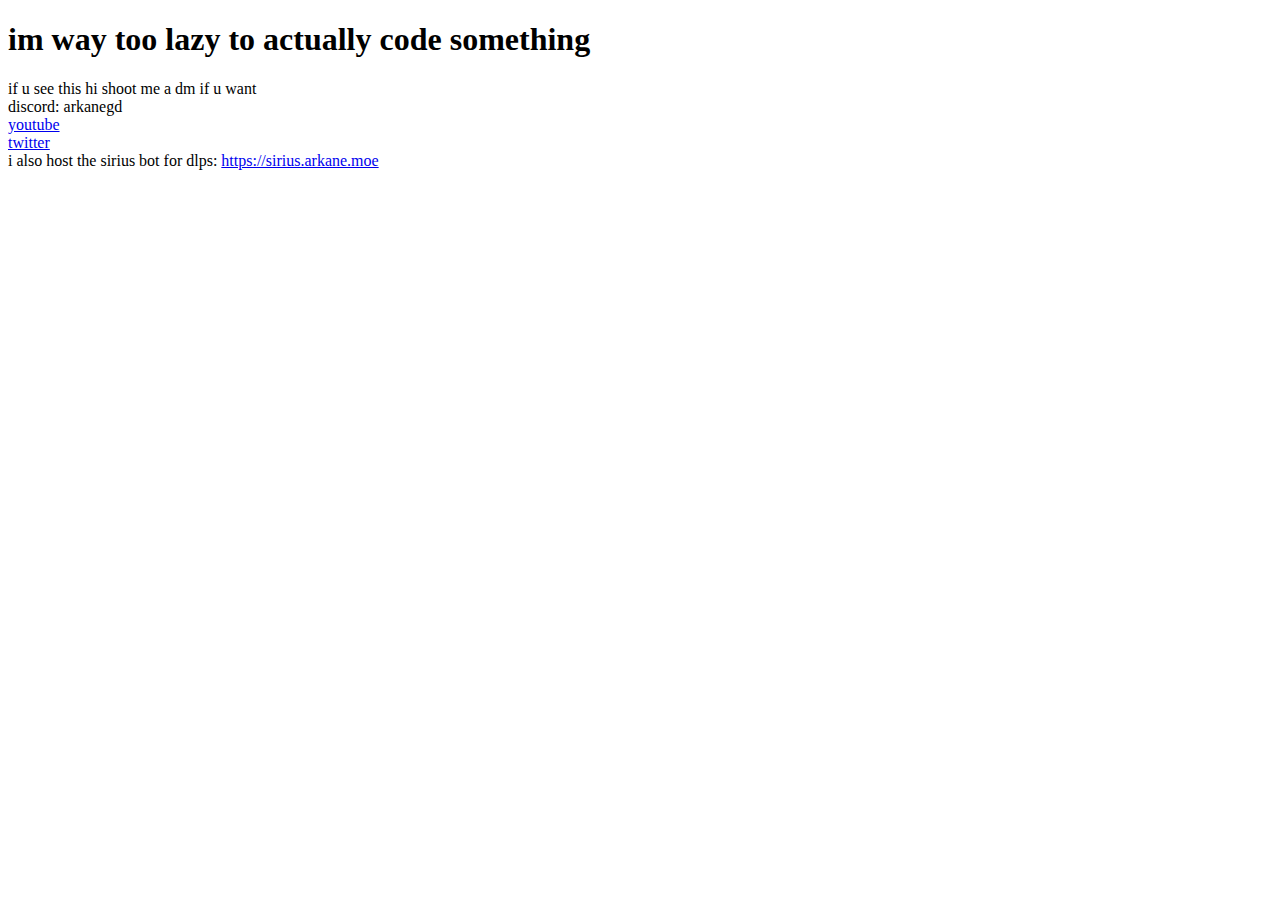
<file: index.html>
<!DOCTYPE html>
<html lang="en">
<head>
    <meta charset="UTF-8">
    <meta name="viewport" content="width=device-width, initial-scale=1.0">
    <title>Hello World</title>
</head>
<body>
    <h1>im way too lazy to actually code something</h1>
    <p>
        if u see this hi shoot me a dm if u want <br>
        discord: arkanegd <br>
        <a href="https://youtube.com/@arkanegd">youtube</a> <br>
        <a href="https://x.com/ArkaneOnline">twitter</a> <br>
        i also host the sirius bot for dlps: <a href="https://sirius.arkane.moe">https://sirius.arkane.moe</a>
    </p>
</body>
</html>
</file>
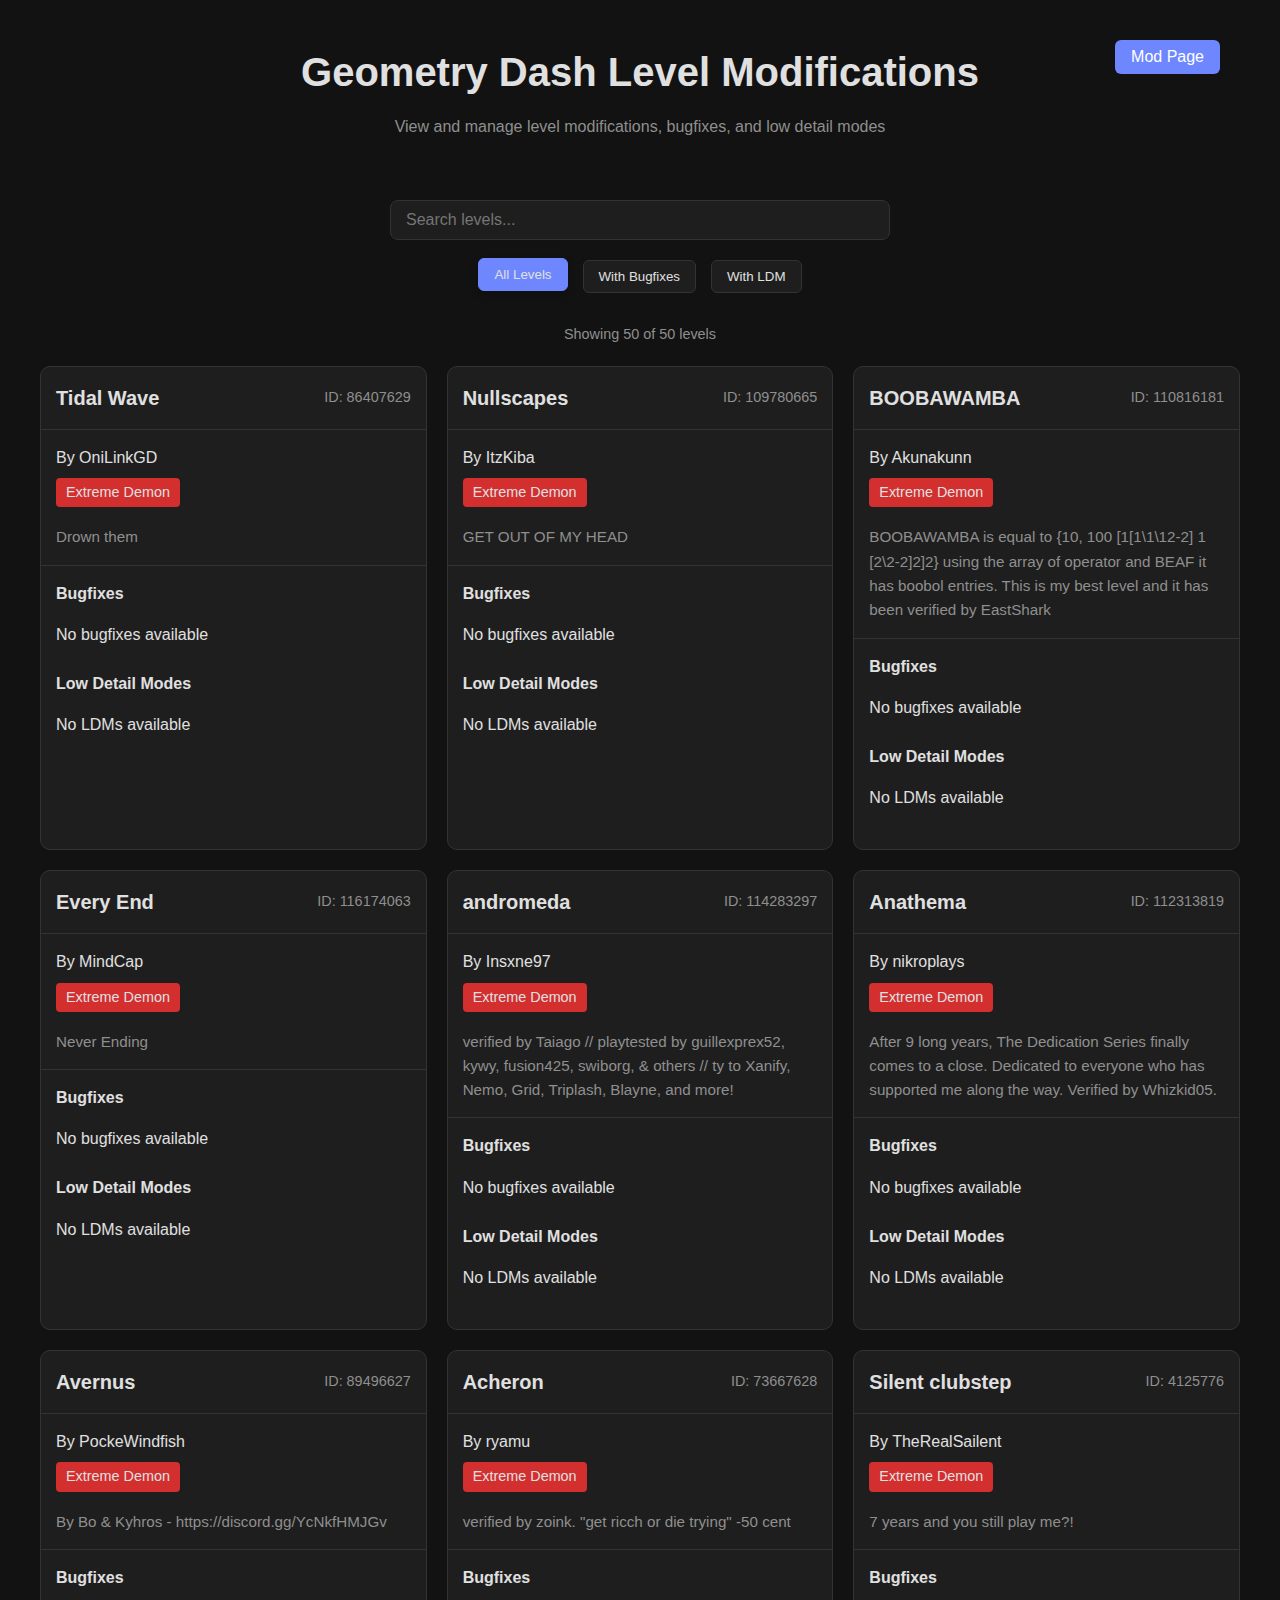
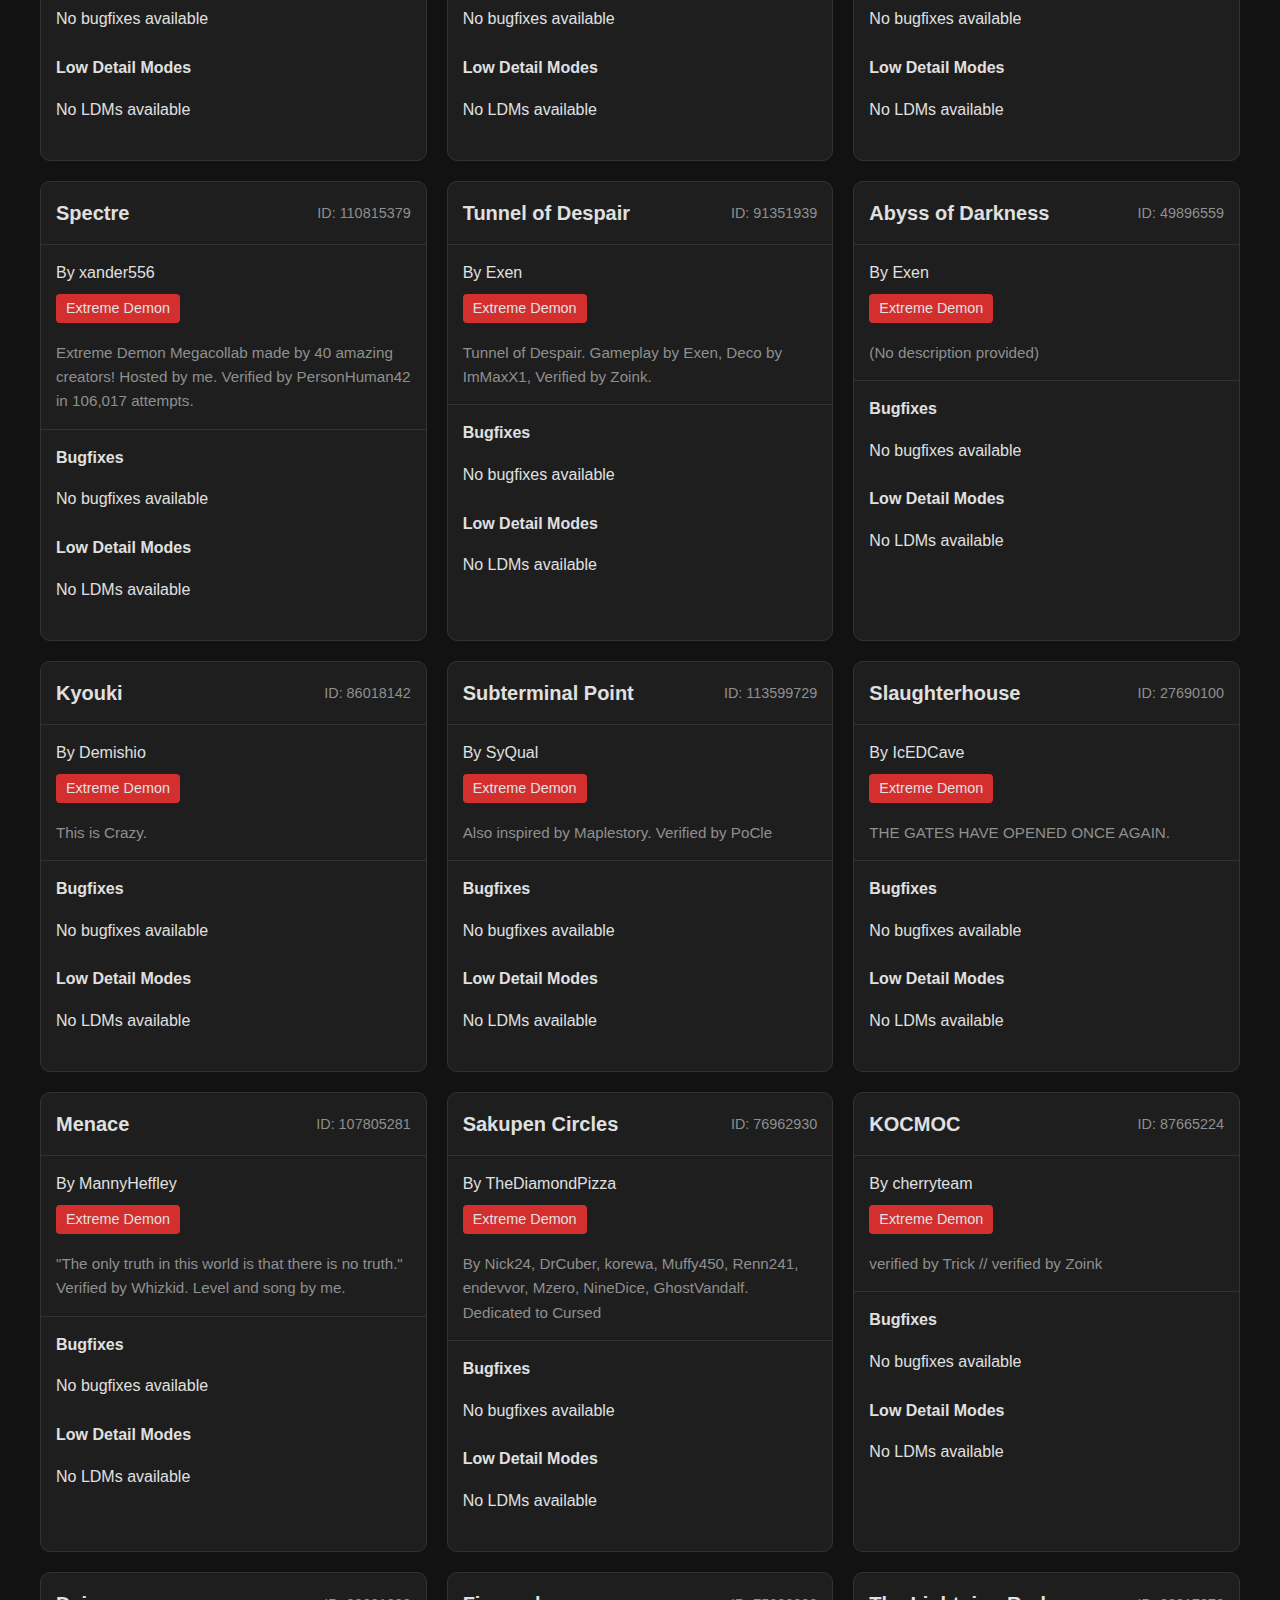
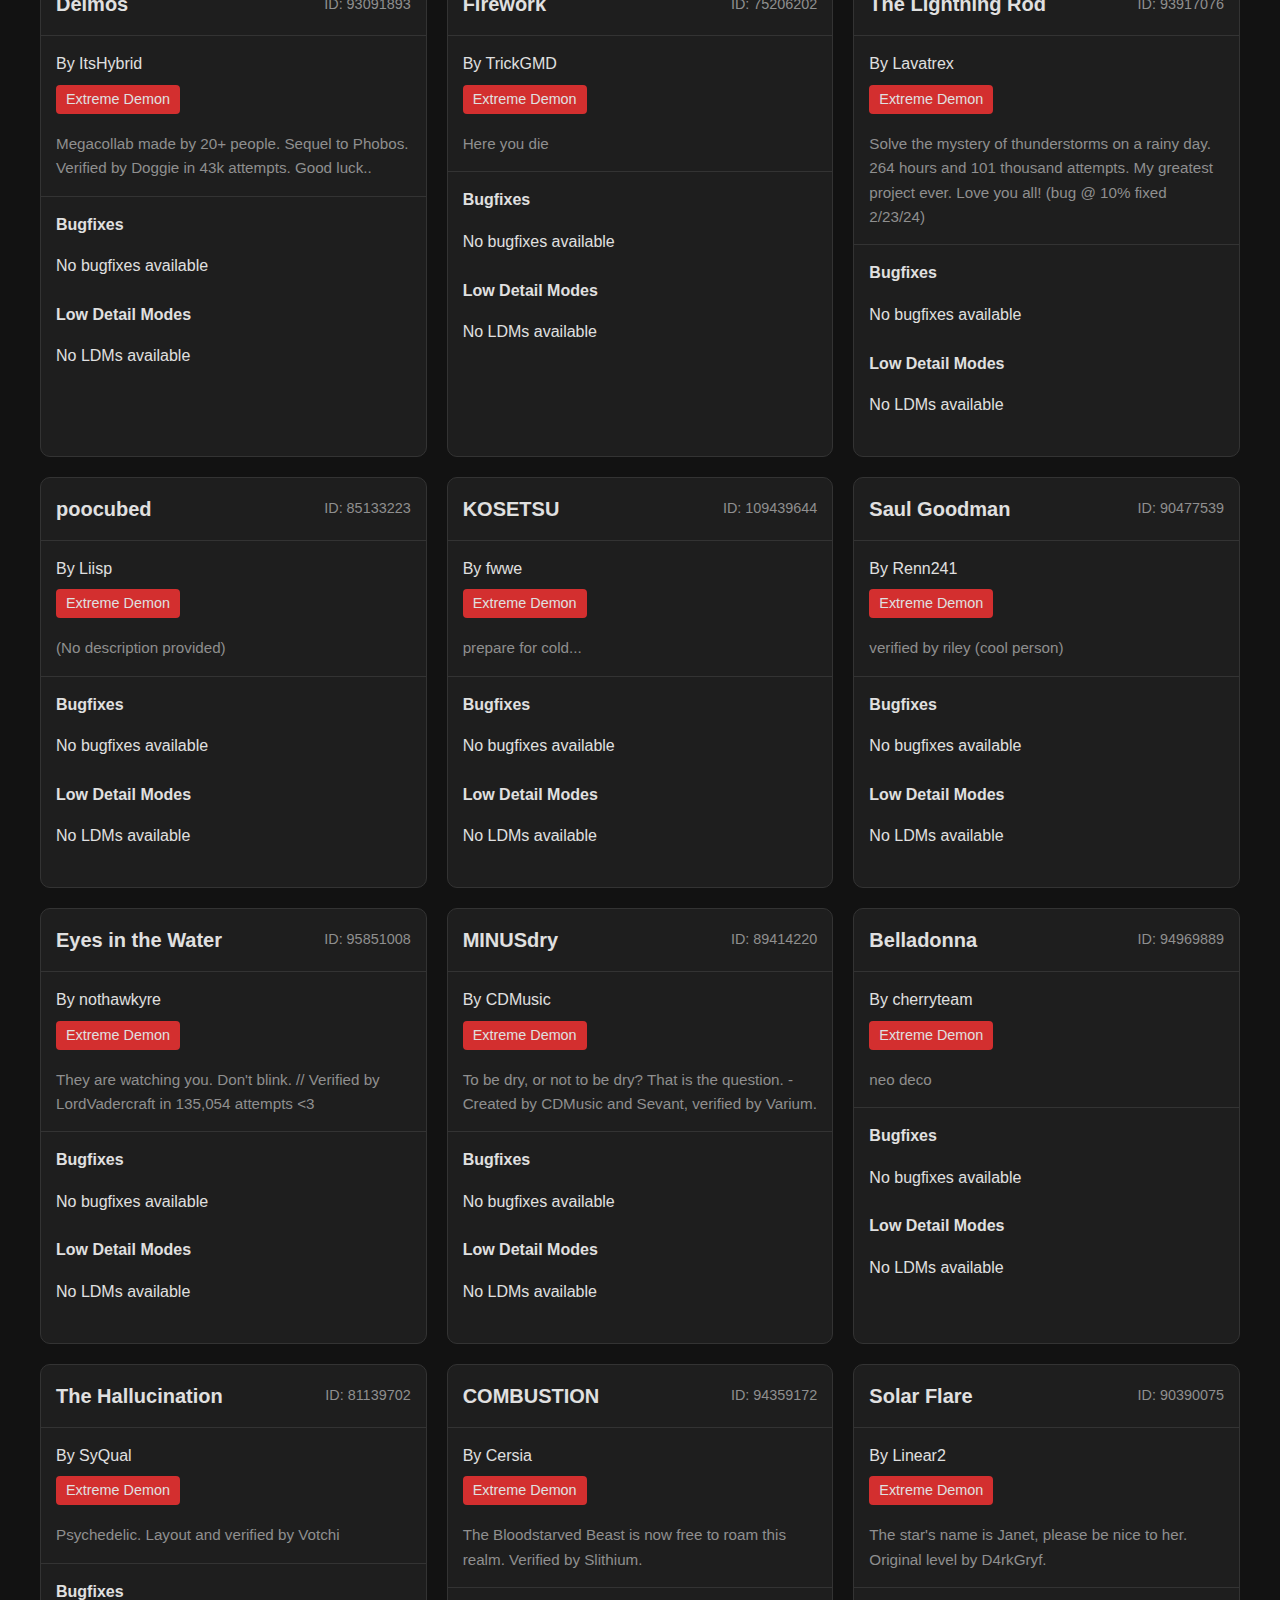
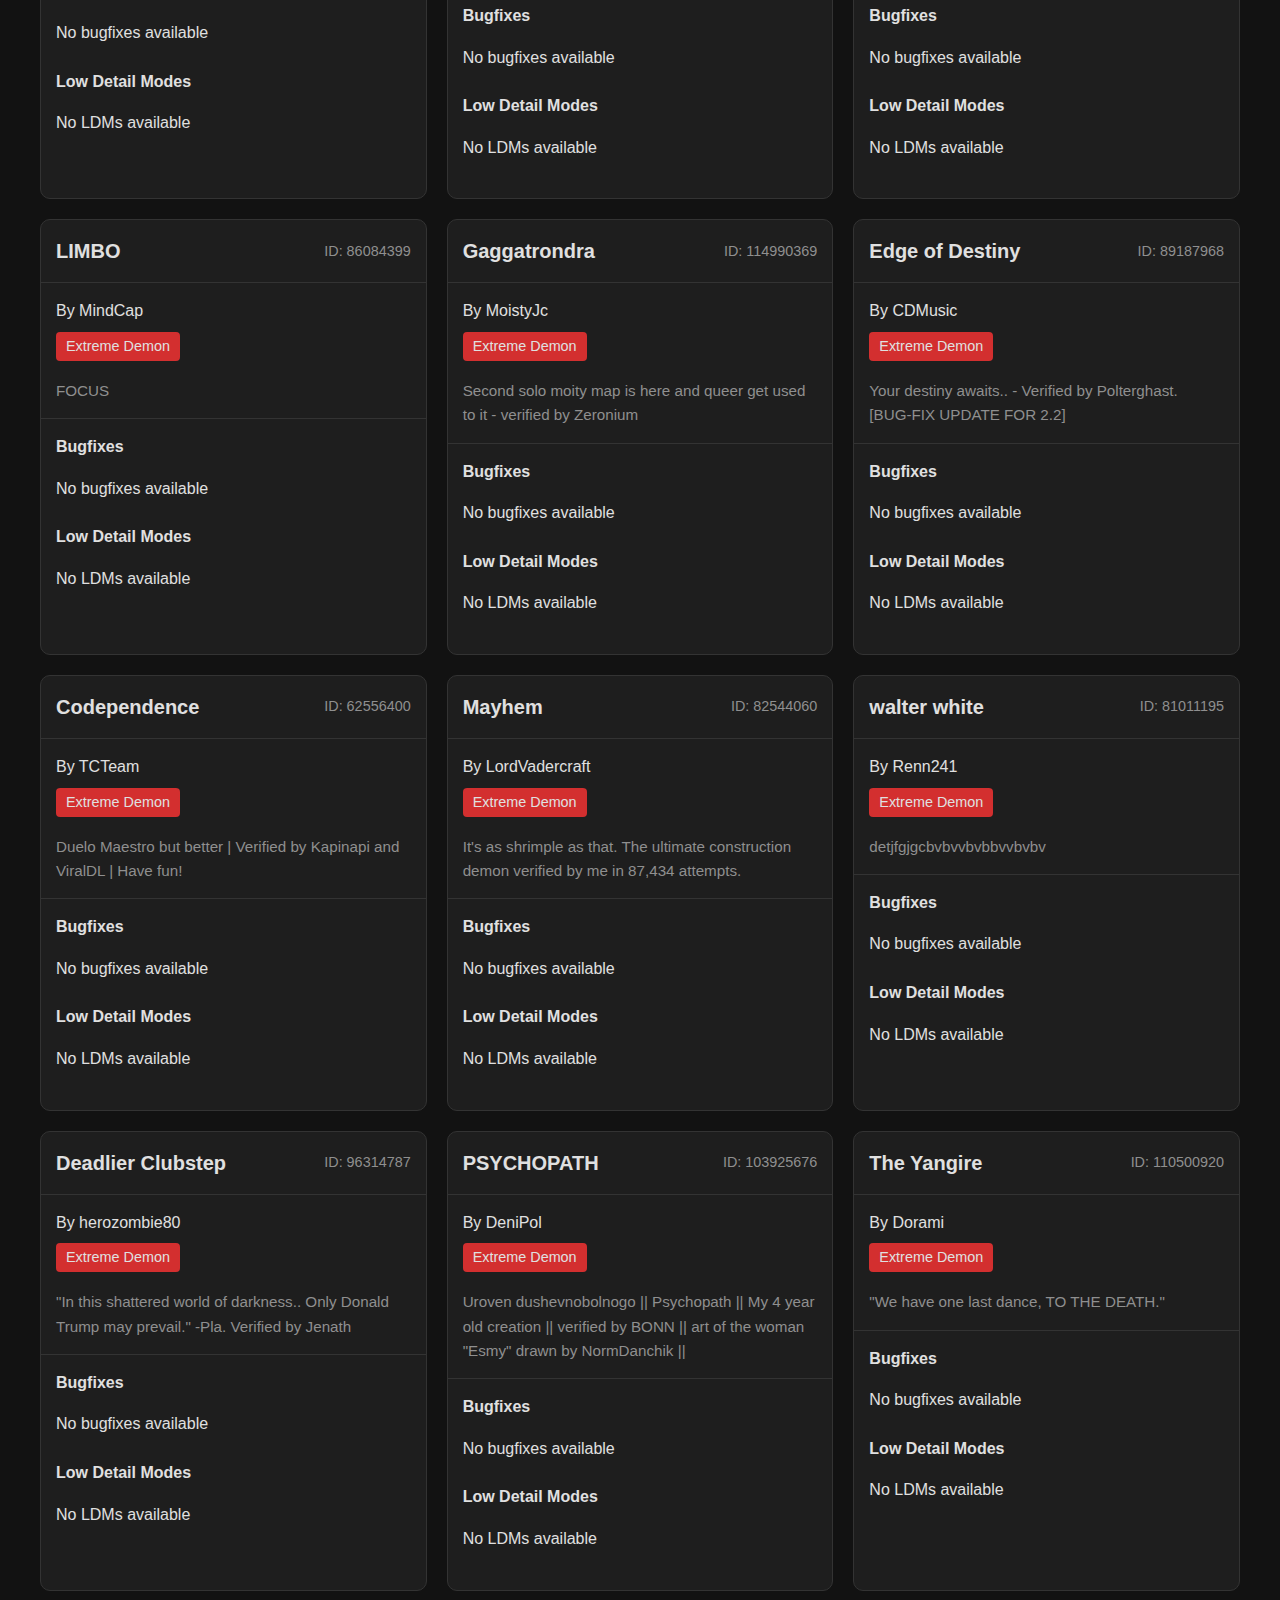
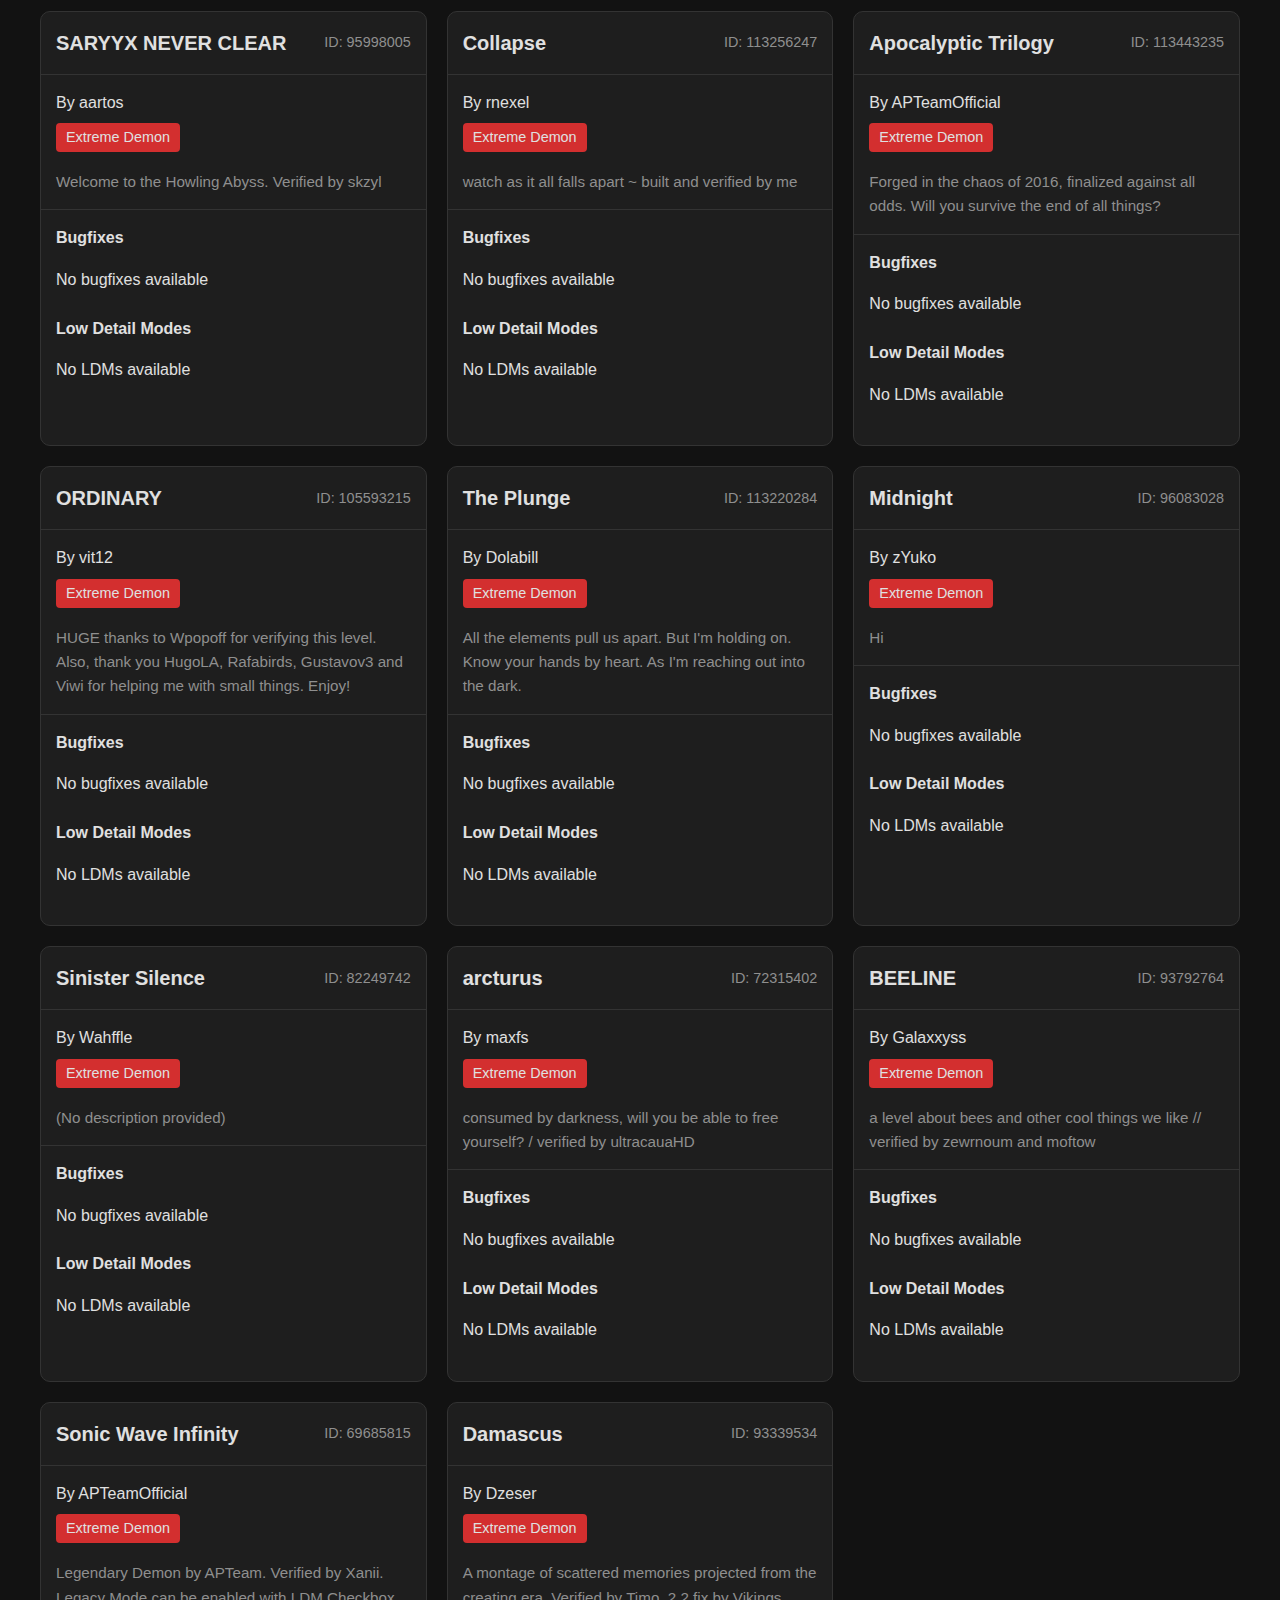
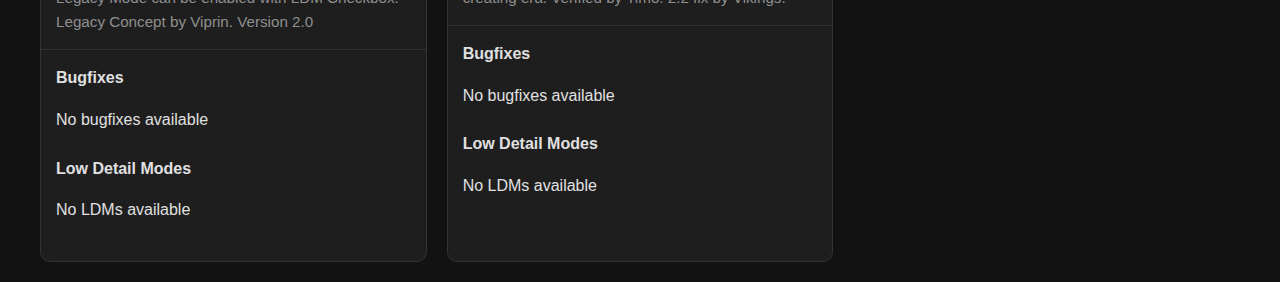
<file: levels/index.html>
<!DOCTYPE html>
<html lang="en">

<head>
    <meta charset="UTF-8">
    <meta name="viewport" content="width=device-width, initial-scale=1.0">
    <title>Geometry Dash Level Modifications</title>
    <link rel="stylesheet" href="./styles.css">
</head>

<body>
    <div class="container">
        <header>
            <h1>Geometry Dash Level Modifications</h1>
            <p>View and manage level modifications, bugfixes, and low detail modes</p>
            <button onclick="window.location.href='./mod/'" class="mod-page-btn">Mod Page</button>
        </header>

        <div class="controls">
            <div class="search-container">
                <input type="text" id="search-input" placeholder="Search levels...">
            </div>
            <div class="filter-container">
                <button class="filter-btn active" data-filter="all">All Levels</button>
                <button class="filter-btn" data-filter="has-bugfixes">With Bugfixes</button>
                <button class="filter-btn" data-filter="has-ldm">With LDM</button>
            </div>
        </div>

        <div id="levels-container">
            <div class="empty-message">
                Loading levels...
            </div>
        </div>
    </div>
    <script src="script.js"></script>
</body>

</html>
</file>
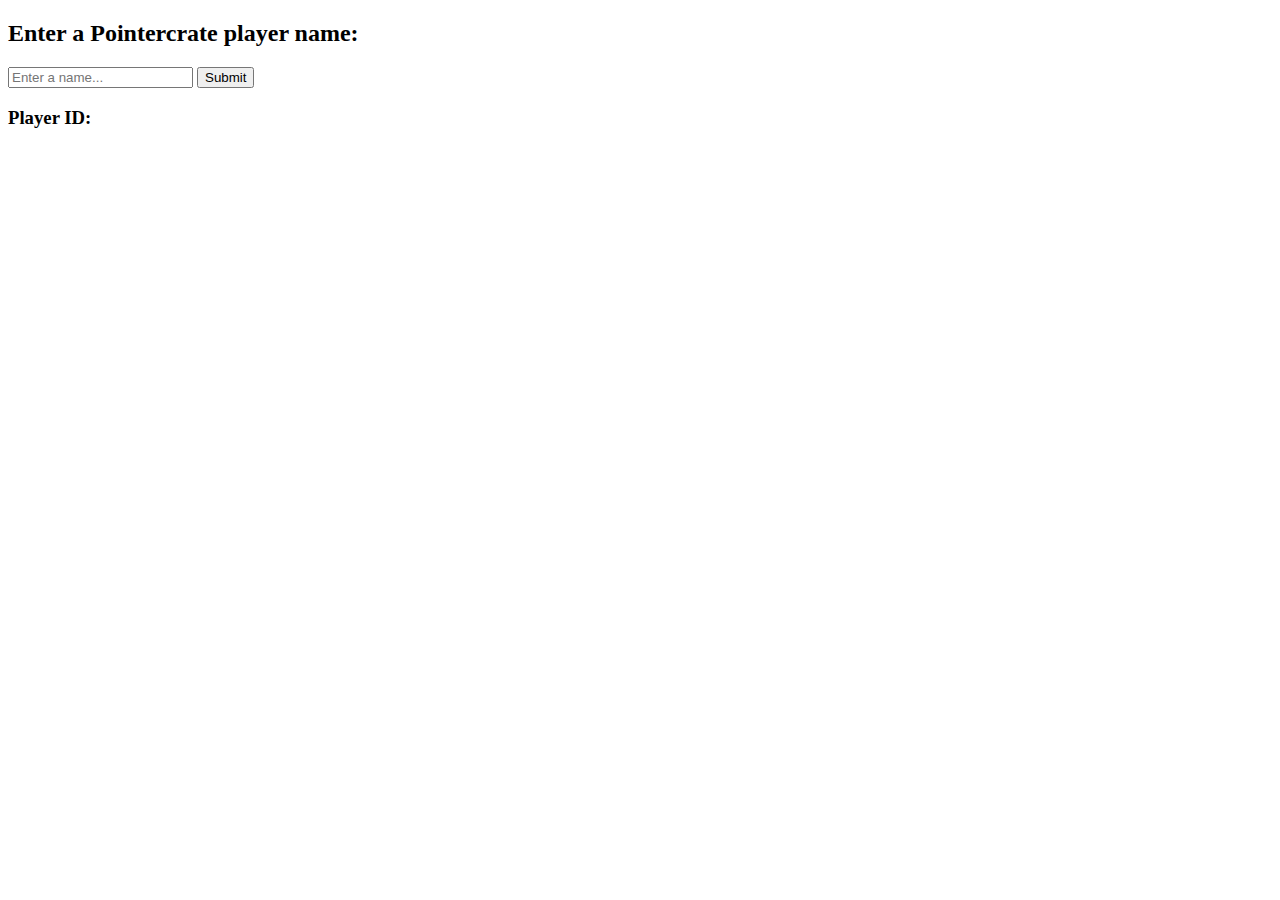
<file: playerids/index.html>
<!DOCTYPE html>
<html lang="en">
<head>
    <meta charset="UTF-8">
    <meta name="viewport" content="width=device-width, initial-scale=1.0">
    <title>Pointercrate Player ID Finder</title>
</head>
<body>

    <h2>Enter a Pointercrate player name:</h2>
    <input type="text" id="userInput" placeholder="Enter a name...">
    <button onclick="fetchData()">Submit</button>

    <h3>Player ID:</h3>
    <div id="response"></div>

    <script>
    async function fetchData() {
        const input = document.getElementById('userInput').value.trim();
        const responseDiv = document.getElementById('response');

        if (!input) {
            responseDiv.innerText = "Please enter a name.";
            return;
        }

        // Encode input for URL safety
        const queryParam = encodeURIComponent(input);
        const apiUrl = `https://pointercrate.com/api/v1/players/?name=${queryParam}`;

        try {
            const response = await fetch(apiUrl, { method: 'GET' });
            const data = await response.json();

            // Check if the response is an array and has at least one item
            if (Array.isArray(data) && data.length > 0) {
                responseDiv.innerText = `ID: ${data[0].id}`;
            } else {
                responseDiv.innerText = "ID not found in response.";
            }
        } catch (error) {
            responseDiv.innerText = "Error fetching data.";
            console.error(error);
        }
    }
</script>

</body>
</html>
</file>
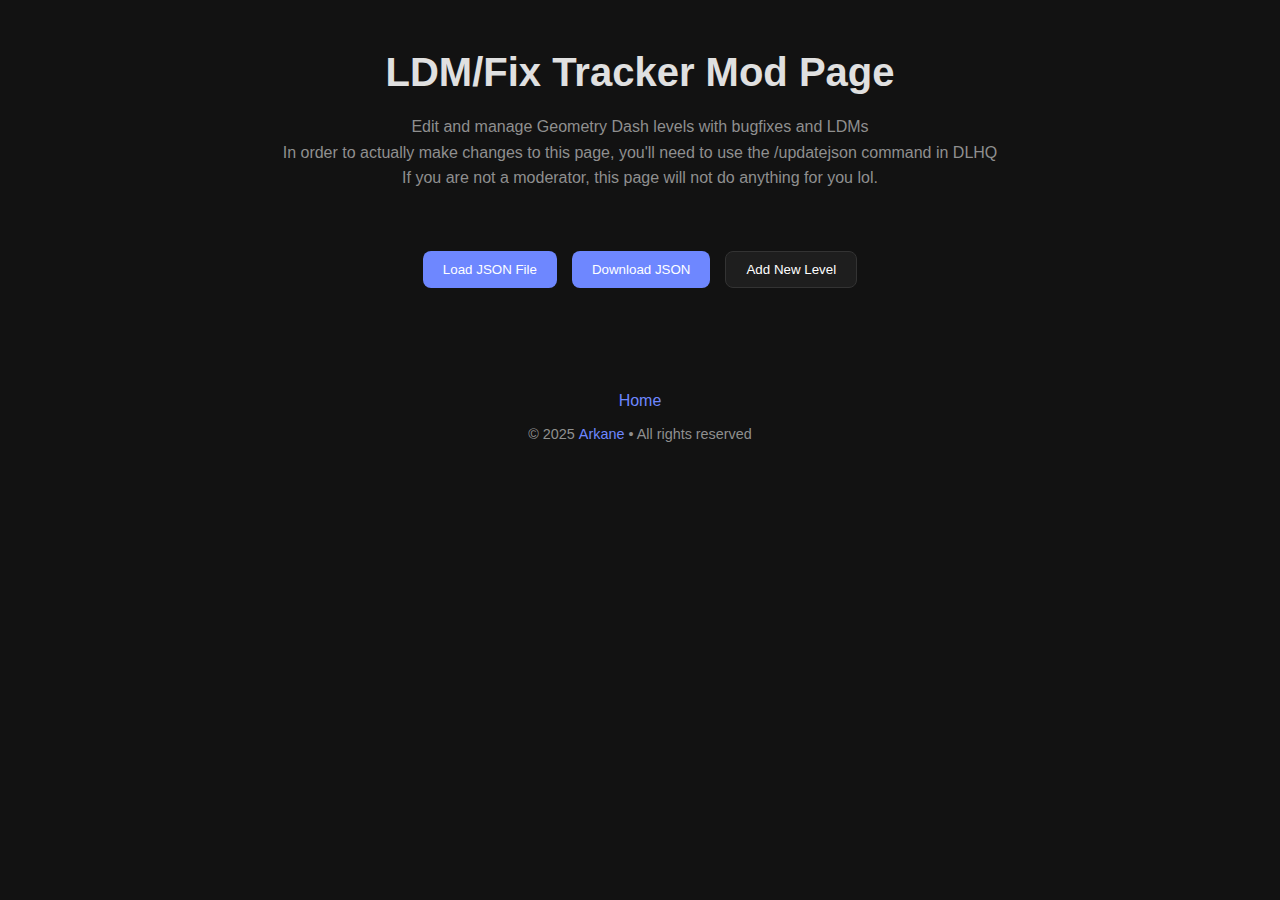
<file: levels/mod/index.html>
<!DOCTYPE html>
<html lang="en">

<head>
    <meta charset="UTF-8">
    <meta name="viewport" content="width=device-width, initial-scale=1.0">
    <title>LDM/Fix Tracker Mod Page</title>
    <link rel="stylesheet" href="styles.css">
</head>

<body>
    <header>
        <h1>LDM/Fix Tracker Mod Page</h1>
        <p class="description">
            Edit and manage Geometry Dash levels with bugfixes and LDMs <br>
            In order to actually make changes to this page, you'll need to use the /updatejson command in DLHQ <br>
            If you are not a moderator, this page will not do anything for you lol.
        </p>
    </header>

    <div class="controls">
        <button class="btn" id="load-btn">Load JSON File</button>
        <button class="btn" id="save-btn">Download JSON</button>
        <button class="btn btn-secondary" id="add-level-btn">Add New Level</button>
    </div>

    <div class="levels-container" id="levels-container">
        <!-- Levels will be populated here dynamically -->
    </div>

    <footer class="footer">
        <a href="../" class="nav-link">Home</a>
        <p class="copyright">© 2025 <a href="https://arkane.moe" class="nav-link">Arkane</a> • All rights reserved</p>
    </footer>

    <script src="script.js"></script>
</body>

</html>
</file>
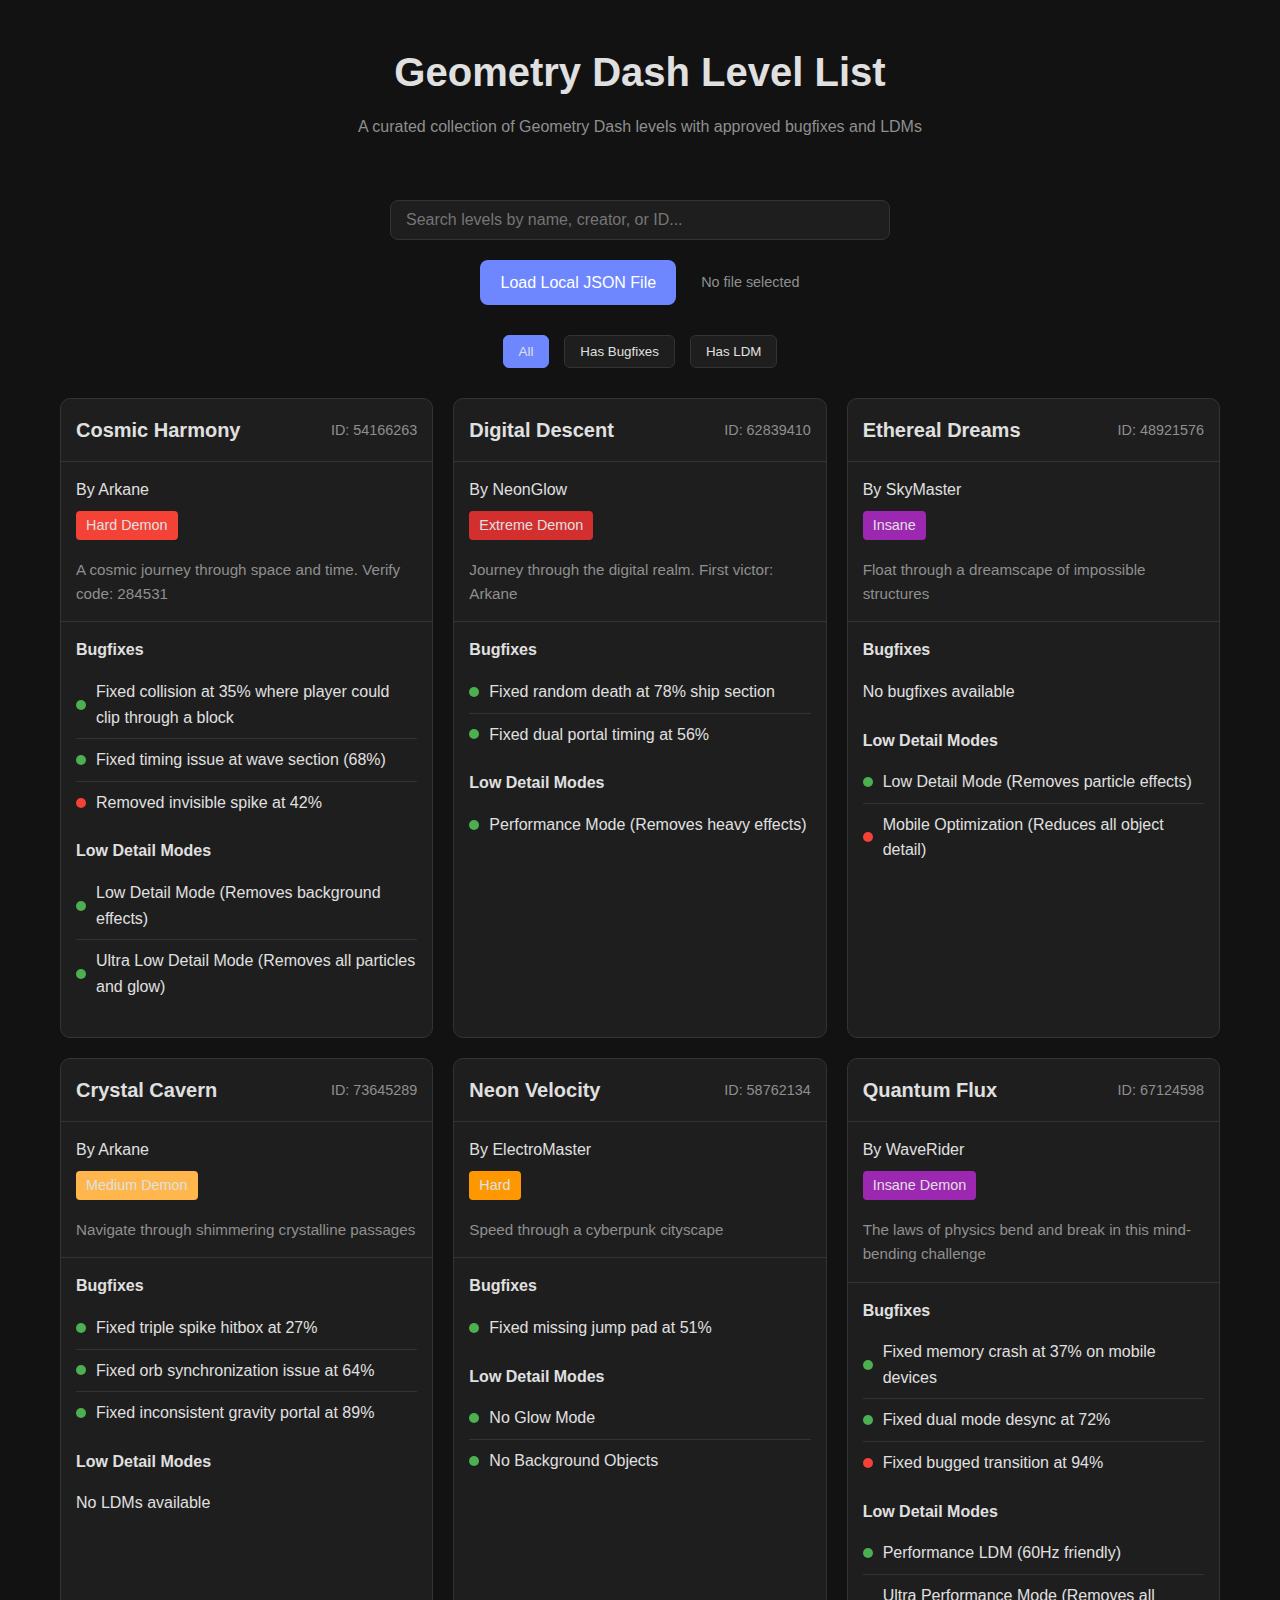
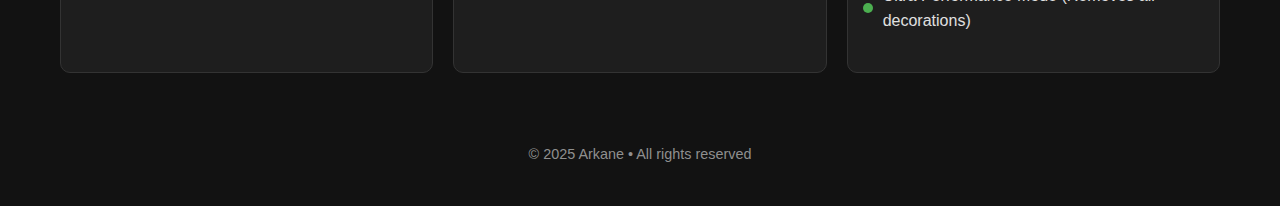
<file: ldms-fixes.html>
<!DOCTYPE html>
<html lang="en">

<head>
    <meta charset="UTF-8">
    <meta name="viewport" content="width=device-width, initial-scale=1.0">
    <title>Geometry Dash Level List</title>
    <style>
        :root {
            --bg-color: #121212;
            --card-bg: #1e1e1e;
            --text-color: #e0e0e0;
            --accent-color: #6e87ff;
            --secondary-color: #8f8f8f;
            --approved-color: #4caf50;
            --denied-color: #f44336;
        }

        * {
            margin: 0;
            padding: 0;
            box-sizing: border-box;
            font-family: 'Inter', 'Segoe UI', Tahoma, Geneva, Verdana, sans-serif;
        }

        body {
            background-color: var(--bg-color);
            color: var(--text-color);
            line-height: 1.6;
            padding: 20px;
            max-width: 1200px;
            margin: 0 auto;
        }

        header {
            text-align: center;
            margin-bottom: 40px;
            padding: 20px;
        }

        h1 {
            font-size: 2.5rem;
            margin-bottom: 10px;
            font-weight: 700;
        }

        .description {
            color: var(--secondary-color);
            max-width: 800px;
            margin: 0 auto;
        }

        .search-container {
            margin-bottom: 20px;
            display: flex;
            justify-content: center;
        }

        .search-box {
            background-color: var(--card-bg);
            border: 1px solid #333;
            color: var(--text-color);
            padding: 10px 15px;
            border-radius: 8px;
            width: 100%;
            max-width: 500px;
            font-size: 1rem;
        }

        .file-upload-container {
            display: flex;
            justify-content: center;
            align-items: center;
            margin-bottom: 30px;
            flex-wrap: wrap;
            gap: 15px;
        }

        .file-upload-btn {
            background-color: var(--accent-color);
            color: white;
            padding: 10px 20px;
            border-radius: 8px;
            cursor: pointer;
            transition: all 0.2s ease;
            font-weight: 500;
            display: inline-block;
        }

        .file-upload-btn:hover {
            background-color: #5a73e8;
        }

        .file-name {
            color: var(--secondary-color);
            font-size: 0.9rem;
            margin-left: 10px;
        }

        .filters {
            display: flex;
            justify-content: center;
            gap: 15px;
            margin-bottom: 30px;
            flex-wrap: wrap;
        }

        .filter-btn {
            background-color: var(--card-bg);
            color: var(--text-color);
            border: 1px solid #333;
            padding: 8px 15px;
            border-radius: 6px;
            cursor: pointer;
            transition: all 0.2s ease;
        }

        .filter-btn.active {
            background-color: var(--accent-color);
            border-color: var(--accent-color);
        }

        .filter-btn:hover {
            background-color: #2a2a2a;
        }

        .levels-container {
            display: grid;
            grid-template-columns: repeat(auto-fill, minmax(350px, 1fr));
            gap: 20px;
        }

        .level-card {
            background-color: var(--card-bg);
            border-radius: 10px;
            overflow: hidden;
            transition: transform 0.2s ease;
            border: 1px solid #333;
        }

        .level-card:hover {
            transform: translateY(-5px);
        }

        .level-header {
            padding: 15px;
            border-bottom: 1px solid #333;
            display: flex;
            justify-content: space-between;
            align-items: center;
        }

        .level-name {
            font-size: 1.25rem;
            font-weight: 600;
        }

        .level-id {
            color: var(--secondary-color);
            font-size: 0.9rem;
        }

        .level-info {
            padding: 15px;
            border-bottom: 1px solid #333;
        }

        .level-creator {
            margin-bottom: 8px;
            font-weight: 500;
        }

        .level-difficulty {
            display: inline-block;
            padding: 3px 10px;
            border-radius: 4px;
            background-color: #333;
            font-size: 0.9rem;
            margin-bottom: 8px;
        }

        .level-description {
            color: var(--secondary-color);
            font-size: 0.95rem;
            margin-top: 10px;
        }

        .modifications {
            padding: 15px;
        }

        .mod-section {
            margin-bottom: 15px;
        }

        .mod-title {
            font-weight: 600;
            margin-bottom: 8px;
            display: flex;
            align-items: center;
            gap: 8px;
        }

        .mod-list {
            list-style: none;
        }

        .mod-item {
            padding: 8px 0;
            border-bottom: 1px solid #333;
            display: flex;
            align-items: center;
            gap: 10px;
        }

        .mod-item:last-child {
            border-bottom: none;
        }

        .mod-status {
            width: 10px;
            height: 10px;
            border-radius: 50%;
            flex-shrink: 0;
        }

        .approved {
            background-color: var(--approved-color);
        }

        .denied {
            background-color: var(--denied-color);
        }

        .empty-message {
            text-align: center;
            grid-column: 1 / -1;
            padding: 40px;
            color: var(--secondary-color);
        }

        .footer {
            margin-top: 50px;
            text-align: center;
            color: var(--secondary-color);
            font-size: 0.9rem;
            padding: 20px;
        }

        @media (max-width: 768px) {
            .levels-container {
                grid-template-columns: 1fr;
            }

            h1 {
                font-size: 2rem;
            }

            body {
                padding: 15px;
            }
        }
    </style>
</head>

<body>
    <header>
        <h1>Geometry Dash Level List</h1>
        <p class="description">A curated collection of Geometry Dash levels with approved bugfixes and LDMs</p>
    </header>

    <div class="search-container">
        <input type="text" class="search-box" placeholder="Search levels by name, creator, or ID..." id="search-input">
    </div>

    <div class="file-upload-container">
        <label for="json-file-input" class="file-upload-btn">
            <span>Load Local JSON File</span>
            <input type="file" id="json-file-input" accept=".json" style="display:none">
        </label>
        <div id="file-name-display" class="file-name">No file selected</div>
    </div>

    <div class="filters">
        <button class="filter-btn active" data-filter="all">All</button>
        <button class="filter-btn" data-filter="has-bugfixes">Has Bugfixes</button>
        <button class="filter-btn" data-filter="has-ldm">Has LDM</button>
    </div>

    <div class="levels-container" id="levels-container">
        <!-- Levels will be populated here dynamically -->
        <div class="empty-message">Loading levels...</div>
    </div>

    <footer class="footer">
        <p>© 2025 Arkane • All rights reserved</p>
    </footer>

    <script>
        // JSON data structure that will be loaded from external file
        let levelsData = [];
        let filteredLevels = [];
        let currentFilter = 'all';

        // Default embedded JSON data to ensure the site works without loading external files
        const defaultLevelsData = [
            {
                "id": "54166263",
                "name": "Test Name",
                "creator": "Test Creator",
                "difficulty": "Extreme Demon",
                "description": "A cosmic journey through space and time. Verify code: 284531",
                "bugfixes": [
                    {
                        "description": "Fixed collision at 35% where player could clip through a block",
                        "approved": true
                    },
                    {
                        "description": "Fixed timing issue at wave section (68%)",
                        "approved": true
                    },
                    {
                        "description": "Removed invisible spike at 42%",
                        "approved": false
                    }
                ],
                "ldms": [
                    {
                        "description": "Low Detail Mode (Removes background effects)",
                        "approved": true
                    },
                    {
                        "description": "Ultra Low Detail Mode (Removes all particles and glow)",
                        "approved": true
                    }
                ]
            },
        ];

        // Function to load levels data from various sources with better error handling
        function loadLevelsData() {
            // First, we'll use the embedded data as a starting point
            processJsonData(defaultLevelsData);

            // Then try to load from external file (fetch or XHR) to replace the default data
            if (isLocalEnvironment()) {
                // If we're in a local environment, try XMLHttpRequest first
                console.log("Local environment detected, trying XMLHttpRequest for local file access");
                tryXHRJSON();
            } else {
                // If hosted, try fetch API first
                tryFetchJSON()
                    .catch(error => {
                        console.warn("Fetch failed, using embedded data:", error);
                    });
            }
        }

        // Check if we're in a local file environment
        function isLocalEnvironment() {
            return window.location.protocol === 'file:';
        }

        // Try to load using fetch API
        async function tryFetchJSON() {
            try {
                const response = await fetch('levels.json');
                if (!response.ok) {
                    throw new Error('Failed to load levels data');
                }
                processJsonData(await response.json());
                console.log("Successfully loaded data via fetch");
                return true;
            } catch (error) {
                console.warn('Fetch method failed:', error);
                return false;
            }
        }

        // Try to load using XMLHttpRequest (works better for local files in some browsers)
        function tryXHRJSON() {
            const xhr = new XMLHttpRequest();
            xhr.overrideMimeType("application/json");
            xhr.open('GET', 'levels.json', true);

            xhr.onload = function () {
                if (xhr.status === 200 || (xhr.status === 0 && xhr.responseText)) {
                    try {
                        const data = JSON.parse(xhr.responseText);
                        processJsonData(data);
                        console.log("Successfully loaded data via XHR");
                    } catch (e) {
                        console.warn("XHR JSON parse error:", e);
                        // Already using default data, so just log the error
                    }
                } else {
                    console.warn("XHR request failed or returned empty");
                    // Already using default data, so just log the error
                }
            };

            xhr.onerror = function () {
                console.warn("XHR request error");
                // Already using default data, so just log the error
            };

            xhr.send();
        }

        // Function to process JSON data (used by both remote and local loading)
        function processJsonData(data) {
            try {
                if (!Array.isArray(data)) {
                    throw new Error('Invalid JSON format: Expected an array of levels');
                }

                levelsData = data;
                filteredLevels = [...levelsData];
                renderLevels();

                // Reset search and filters
                document.getElementById('search-input').value = '';
                document.querySelectorAll('.filter-btn').forEach(btn => {
                    btn.classList.remove('active');
                    if (btn.getAttribute('data-filter') === 'all') {
                        btn.classList.add('active');
                    }
                });
                currentFilter = 'all';
            } catch (error) {
                console.error('Error processing JSON data:', error);
                document.getElementById('levels-container').innerHTML = `
                    <div class="empty-message">
                        Failed to process levels data. The JSON format appears to be invalid.
                    </div>
                `;
            }
        }

        // Function to handle local file selection
        function handleFileSelect(event) {
            const file = event.target.files[0];
            if (!file) return;

            // Update file name display
            document.getElementById('file-name-display').textContent = file.name;

            // Show loading message
            document.getElementById('levels-container').innerHTML = `
                <div class="empty-message">
                    Loading levels from local file...
                </div>
            `;

            const reader = new FileReader();
            reader.onload = function (e) {
                try {
                    const data = JSON.parse(e.target.result);
                    processJsonData(data);
                } catch (error) {
                    console.error('Error parsing JSON file:', error);
                    document.getElementById('levels-container').innerHTML = `
                        <div class="empty-message">
                            Failed to parse the JSON file. Please make sure it's a valid JSON file with the correct format.
                        </div>
                    `;
                }
            };

            reader.onerror = function () {
                document.getElementById('levels-container').innerHTML = `
                    <div class="empty-message">
                        Error reading the file. Please try again with a different file.
                    </div>
                `;
            };

            reader.readAsText(file);
        }

        // Function to render levels in the container
        function renderLevels() {
            const container = document.getElementById('levels-container');

            if (filteredLevels.length === 0) {
                container.innerHTML = `
                    <div class="empty-message">
                        No levels match your search criteria.
                    </div>
                `;
                return;
            }

            let html = '';
            filteredLevels.forEach(level => {
                html += `
                    <div class="level-card">
                        <div class="level-header">
                            <div class="level-name">${level.name}</div>
                            <div class="level-id">ID: ${level.id}</div>
                        </div>
                        <div class="level-info">
                            <div class="level-creator">By ${level.creator}</div>
                            <div class="level-difficulty" style="background-color: ${getDifficultyColor(level.difficulty)}">
                                ${level.difficulty}
                            </div>
                            ${level.description ? `<div class="level-description">${level.description}</div>` : ''}
                        </div>
                        <div class="modifications">
                            ${renderBugfixes(level.bugfixes)}
                            ${renderLDMs(level.ldms)}
                        </div>
                    </div>
                `;
            });

            container.innerHTML = html;
        }

        // Render the bugfixes section
        function renderBugfixes(bugfixes) {
            if (!bugfixes || bugfixes.length === 0) {
                return `
                    <div class="mod-section">
                        <div class="mod-title">
                            <span>Bugfixes</span>
                        </div>
                        <div class="mod-list">
                            <div class="mod-item">No bugfixes available</div>
                        </div>
                    </div>
                `;
            }

            let html = `
                <div class="mod-section">
                    <div class="mod-title">
                        <span>Bugfixes</span>
                    </div>
                    <ul class="mod-list">
            `;

            bugfixes.forEach(fix => {
                html += `
                    <li class="mod-item">
                        <span class="mod-status ${fix.approved ? 'approved' : 'denied'}"></span>
                        <span>${fix.description}</span>
                    </li>
                `;
            });

            html += `
                    </ul>
                </div>
            `;
            return html;
        }

        // Render the LDMs section
        function renderLDMs(ldms) {
            if (!ldms || ldms.length === 0) {
                return `
                    <div class="mod-section">
                        <div class="mod-title">
                            <span>Low Detail Modes</span>
                        </div>
                        <div class="mod-list">
                            <div class="mod-item">No LDMs available</div>
                        </div>
                    </div>
                `;
            }

            let html = `
                <div class="mod-section">
                    <div class="mod-title">
                        <span>Low Detail Modes</span>
                    </div>
                    <ul class="mod-list">
            `;

            ldms.forEach(ldm => {
                html += `
                    <li class="mod-item">
                        <span class="mod-status ${ldm.approved ? 'approved' : 'denied'}"></span>
                        <span>${ldm.description}</span>
                    </li>
                `;
            });

            html += `
                    </ul>
                </div>
            `;
            return html;
        }

        // Get color based on difficulty
        function getDifficultyColor(difficulty) {
            const difficultyColors = {
                'Easy': '#4CAF50',
                'Normal': '#2196F3',
                'Hard': '#FF9800',
                'Harder': '#F44336',
                'Insane': '#9C27B0',
                'Easy Demon': '#7986CB',
                'Medium Demon': '#FFB74D',
                'Hard Demon': '#F44336',
                'Insane Demon': '#9C27B0',
                'Extreme Demon': '#D32F2F'
            };

            return difficultyColors[difficulty] || '#607D8B';
        }

        // Filter levels based on search query
        function filterLevels() {
            const searchQuery = document.getElementById('search-input').value.toLowerCase();

            filteredLevels = levelsData.filter(level => {
                const matchesSearch =
                    level.name.toLowerCase().includes(searchQuery) ||
                    level.creator.toLowerCase().includes(searchQuery) ||
                    level.id.toString().includes(searchQuery);

                if (!matchesSearch) return false;

                // Apply category filter
                if (currentFilter === 'all') return true;
                if (currentFilter === 'has-bugfixes') return level.bugfixes && level.bugfixes.length > 0;
                if (currentFilter === 'has-ldm') return level.ldms && level.ldms.length > 0;

                return true;
            });

            renderLevels();
        }

        // Set up event listeners
        window.addEventListener('DOMContentLoaded', () => {
            // Load data when page loads
            loadLevelsData();

            // Search functionality
            document.getElementById('search-input').addEventListener('input', filterLevels);

            // File input for local JSON loading
            document.getElementById('json-file-input').addEventListener('change', handleFileSelect);

            // Filter buttons
            document.querySelectorAll('.filter-btn').forEach(btn => {
                btn.addEventListener('click', () => {
                    // Update active button
                    document.querySelectorAll('.filter-btn').forEach(b => b.classList.remove('active'));
                    btn.classList.add('active');

                    // Apply filter
                    currentFilter = btn.getAttribute('data-filter');
                    filterLevels();
                });
            });
        });
    </script>
</body>

</html>
</file>
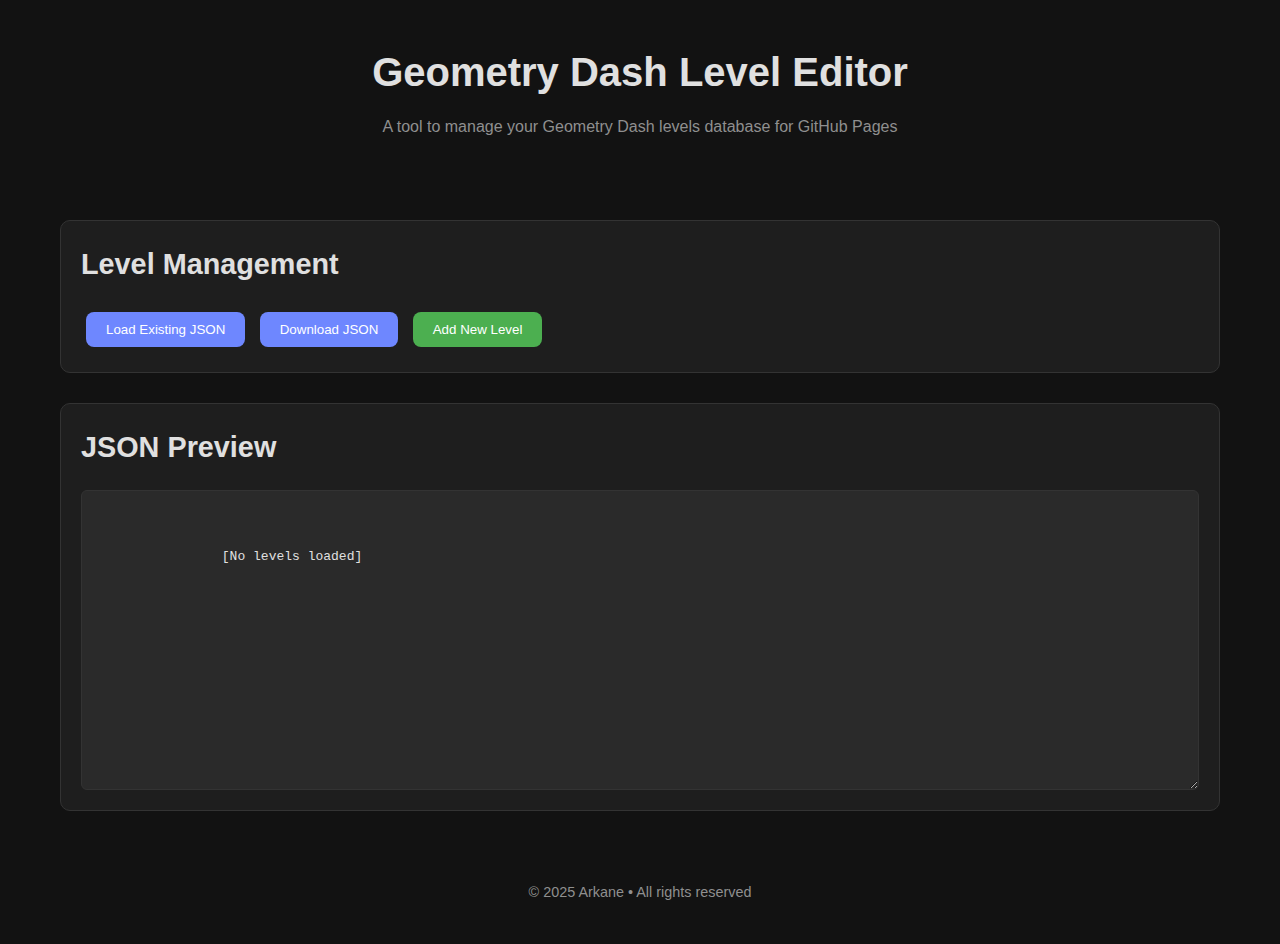
<file: level-fixes-mod.html>
<!DOCTYPE html>
<html lang="en">

<head>
    <meta charset="UTF-8">
    <meta name="viewport" content="width=device-width, initial-scale=1.0">
    <title>Geometry Dash Level Editor</title>
    <style>
        :root {
            --bg-color: #121212;
            --card-bg: #1e1e1e;
            --text-color: #e0e0e0;
            --accent-color: #6e87ff;
            --secondary-color: #8f8f8f;
            --approved-color: #4caf50;
            --denied-color: #f44336;
            --input-bg: #2a2a2a;
            --border-color: #333;
        }

        * {
            margin: 0;
            padding: 0;
            box-sizing: border-box;
            font-family: 'Inter', 'Segoe UI', Tahoma, Geneva, Verdana, sans-serif;
        }

        body {
            background-color: var(--bg-color);
            color: var(--text-color);
            line-height: 1.6;
            padding: 20px;
            max-width: 1200px;
            margin: 0 auto;
        }

        header {
            text-align: center;
            margin-bottom: 40px;
            padding: 20px;
        }

        h1 {
            font-size: 2.5rem;
            margin-bottom: 10px;
            font-weight: 700;
        }

        h2 {
            font-size: 1.8rem;
            margin-bottom: 20px;
            font-weight: 600;
        }

        h3 {
            font-size: 1.4rem;
            margin-bottom: 15px;
            font-weight: 600;
        }

        .description {
            color: var(--secondary-color);
            max-width: 800px;
            margin: 0 auto;
            margin-bottom: 20px;
        }

        .container {
            display: flex;
            gap: 30px;
            flex-direction: column;
        }

        .panel {
            background-color: var(--card-bg);
            border-radius: 10px;
            padding: 20px;
            border: 1px solid var(--border-color);
        }

        .btn {
            background-color: var(--accent-color);
            color: white;
            padding: 10px 20px;
            border-radius: 8px;
            cursor: pointer;
            transition: all 0.2s ease;
            font-weight: 500;
            border: none;
            display: inline-block;
            margin: 5px;
        }

        .btn:hover {
            background-color: #5a73e8;
        }

        .btn-danger {
            background-color: var(--denied-color);
        }

        .btn-danger:hover {
            background-color: #d32f2f;
        }

        .btn-success {
            background-color: var(--approved-color);
        }

        .btn-success:hover {
            background-color: #388e3c;
        }

        .file-input {
            display: none;
        }

        .levels-list {
            max-height: 400px;
            overflow-y: auto;
            margin-bottom: 20px;
            border: 1px solid var(--border-color);
            border-radius: 8px;
        }

        .level-item {
            padding: 12px 15px;
            border-bottom: 1px solid var(--border-color);
            display: flex;
            justify-content: space-between;
            align-items: center;
        }

        .level-item:last-child {
            border-bottom: none;
        }

        .level-info {
            flex-grow: 1;
        }

        .level-title {
            font-weight: 600;
            font-size: 1.1rem;
        }

        .level-creator {
            color: var(--secondary-color);
            font-size: 0.9rem;
        }

        .level-actions {
            display: flex;
            gap: 10px;
        }

        .action-btn {
            padding: 5px 10px;
            border-radius: 4px;
            cursor: pointer;
            font-size: 0.9rem;
            background-color: var(--input-bg);
            color: var(--text-color);
            border: 1px solid var(--border-color);
        }

        .action-btn:hover {
            background-color: #3a3a3a;
        }

        .form-group {
            margin-bottom: 15px;
        }

        label {
            display: block;
            margin-bottom: 5px;
            font-weight: 500;
        }

        input[type="text"],
        input[type="number"],
        select,
        textarea {
            width: 100%;
            padding: 10px;
            border-radius: 6px;
            background-color: var(--input-bg);
            border: 1px solid var(--border-color);
            color: var(--text-color);
            font-size: 1rem;
        }

        textarea {
            min-height: 100px;
            resize: vertical;
        }

        .modifications-container {
            border: 1px solid var(--border-color);
            border-radius: 6px;
            padding: 15px;
            margin-bottom: 15px;
        }

        .modification-item {
            display: flex;
            align-items: center;
            margin-bottom: 10px;
            gap: 10px;
            padding: 10px;
            border: 1px solid var(--border-color);
            border-radius: 6px;
        }

        .json-preview {
            width: 100%;
            height: 300px;
            background-color: var(--input-bg);
            color: var(--text-color);
            border: 1px solid var(--border-color);
            border-radius: 6px;
            padding: 15px;
            font-family: monospace;
            resize: vertical;
            white-space: pre;
            overflow: auto;
        }

        .footer {
            margin-top: 50px;
            text-align: center;
            color: var(--secondary-color);
            font-size: 0.9rem;
            padding: 20px;
        }

        .hidden {
            display: none;
        }

        .tabs {
            display: flex;
            border-bottom: 1px solid var(--border-color);
            margin-bottom: 20px;
        }

        .tab {
            padding: 10px 20px;
            cursor: pointer;
            border-bottom: 3px solid transparent;
        }

        .tab.active {
            border-bottom: 3px solid var(--accent-color);
            font-weight: 500;
        }

        .tab:hover {
            background-color: var(--input-bg);
        }

        .form-section {
            margin-bottom: 30px;
        }

        .section-header {
            display: flex;
            justify-content: space-between;
            align-items: center;
            margin-bottom: 15px;
        }

        .alert {
            padding: 15px;
            border-radius: 6px;
            margin-bottom: 20px;
            font-weight: 500;
        }

        .alert-success {
            background-color: rgba(76, 175, 80, 0.2);
            border: 1px solid var(--approved-color);
        }

        .alert-error {
            background-color: rgba(244, 67, 54, 0.2);
            border: 1px solid var(--denied-color);
        }

        @media (max-width: 768px) {
            .container {
                flex-direction: column;
            }

            h1 {
                font-size: 2rem;
            }

            body {
                padding: 15px;
            }
        }
    </style>
</head>

<body>
    <header>
        <h1>Geometry Dash Level Editor</h1>
        <p class="description">A tool to manage your Geometry Dash levels database for GitHub Pages</p>
    </header>

    <div class="container">
        <div class="panel">
            <h2>Level Management</h2>
            <div class="file-controls">
                <button id="load-json-btn" class="btn">Load Existing JSON</button>
                <input type="file" id="json-file-input" accept=".json" class="file-input">
                <button id="download-json-btn" class="btn">Download JSON</button>
                <button id="add-level-btn" class="btn btn-success">Add New Level</button>
            </div>
            <div id="alert-container"></div>
            <div id="levels-list-container" class="levels-list hidden">
                <!-- Levels will be populated here dynamically -->
            </div>
        </div>

        <div id="editor-panel" class="panel hidden">
            <div class="tabs">
                <div class="tab active" data-tab="level-form">Level Details</div>
                <div class="tab" data-tab="json-form">Edit Raw JSON</div>
            </div>

            <div id="level-form-container" class="tab-content">
                <h2 id="form-title">Add New Level</h2>

                <div class="form-section">
                    <h3>Basic Information</h3>
                    <div class="form-group">
                        <label for="level-id">Level ID:</label>
                        <input type="text" id="level-id" placeholder="Enter level ID" required>
                    </div>

                    <div class="form-group">
                        <label for="level-name">Level Name:</label>
                        <input type="text" id="level-name" placeholder="Enter level name" required>
                    </div>

                    <div class="form-group">
                        <label for="level-creator">Creator:</label>
                        <input type="text" id="level-creator" placeholder="Enter creator name" required>
                    </div>

                    <div class="form-group">
                        <label for="level-difficulty">Difficulty:</label>
                        <select id="level-difficulty" required>
                            <option value="">Select difficulty</option>
                            <option value="Easy">Easy</option>
                            <option value="Normal">Normal</option>
                            <option value="Hard">Hard</option>
                            <option value="Harder">Harder</option>
                            <option value="Insane">Insane</option>
                            <option value="Easy Demon">Easy Demon</option>
                            <option value="Medium Demon">Medium Demon</option>
                            <option value="Hard Demon">Hard Demon</option>
                            <option value="Insane Demon">Insane Demon</option>
                            <option value="Extreme Demon">Extreme Demon</option>
                        </select>
                    </div>

                    <div class="form-group">
                        <label for="level-description">Description:</label>
                        <textarea id="level-description" placeholder="Enter level description"></textarea>
                    </div>
                </div>

                <div class="form-section">
                    <div class="section-header">
                        <h3>Bugfixes</h3>
                        <button id="add-bugfix-btn" class="btn">Add Bugfix</button>
                    </div>
                    <div id="bugfixes-container" class="modifications-container">
                        <!-- Bugfixes will be added here dynamically -->
                        <p id="no-bugfixes-msg">No bugfixes added yet.</p>
                    </div>
                </div>

                <div class="form-section">
                    <div class="section-header">
                        <h3>Low Detail Modes (LDMs)</h3>
                        <button id="add-ldm-btn" class="btn">Add LDM</button>
                    </div>
                    <div id="ldms-container" class="modifications-container">
                        <!-- LDMs will be added here dynamically -->
                        <p id="no-ldms-msg">No LDMs added yet.</p>
                    </div>
                </div>

                <div class="form-actions">
                    <button id="save-level-btn" class="btn btn-success">Save Level</button>
                    <button id="cancel-edit-btn" class="btn">Cancel</button>
                </div>
            </div>

            <div id="json-form-container" class="tab-content hidden">
                <h2>Edit Raw JSON</h2>
                <div class="form-group">
                    <label for="json-editor">JSON Data:</label>
                    <textarea id="json-editor" class="json-preview"></textarea>
                </div>
                <div class="form-actions">
                    <button id="save-json-btn" class="btn btn-success">Save Changes</button>
                    <button id="cancel-json-btn" class="btn">Cancel</button>
                </div>
            </div>
        </div>

        <div id="preview-panel" class="panel">
            <h2>JSON Preview</h2>
            <div class="json-preview" id="json-preview">
                <!-- JSON preview will be displayed here -->
                [No levels loaded]
            </div>
        </div>
    </div>

    <footer class="footer">
        <p>© 2025 Arkane • All rights reserved</p>
    </footer>

    <script>
        // Initialize the application when the DOM is fully loaded
        document.addEventListener('DOMContentLoaded', init);
        // Global variables
        let levelsData = [];
        let currentEditIndex = -1;
        let bugfixCounter = 0;
        let ldmCounter = 0;

        // DOM elements
        const loadJsonBtn = document.getElementById('load-json-btn');
        const jsonFileInput = document.getElementById('json-file-input');
        const downloadJsonBtn = document.getElementById('download-json-btn');
        const addLevelBtn = document.getElementById('add-level-btn');
        const levelsListContainer = document.getElementById('levels-list-container');
        const editorPanel = document.getElementById('editor-panel');
        const formTitle = document.getElementById('form-title');
        const jsonPreview = document.getElementById('json-preview');
        const saveLevelBtn = document.getElementById('save-level-btn');
        const cancelEditBtn = document.getElementById('cancel-edit-btn');
        const bugfixesContainer = document.getElementById('bugfixes-container');
        const ldmsContainer = document.getElementById('ldms-container');
        const addBugfixBtn = document.getElementById('add-bugfix-btn');
        const addLdmBtn = document.getElementById('add-ldm-btn');
        const noBugfixesMsg = document.getElementById('no-bugfixes-msg');
        const noLdmsMsg = document.getElementById('no-ldms-msg');
        const jsonEditor = document.getElementById('json-editor');
        const saveJsonBtn = document.getElementById('save-json-btn');
        const cancelJsonBtn = document.getElementById('cancel-json-btn');
        const alertContainer = document.getElementById('alert-container');

        // Form fields
        const levelId = document.getElementById('level-id');
        const levelName = document.getElementById('level-name');
        const levelCreator = document.getElementById('level-creator');
        const levelDifficulty = document.getElementById('level-difficulty');
        const levelDescription = document.getElementById('level-description');

        // Tab functionality
        document.querySelectorAll('.tab').forEach(tab => {
            tab.addEventListener('click', function () {
                // Handle tab switching
                document.querySelectorAll('.tab').forEach(t => t.classList.remove('active'));
                this.classList.add('active');

                // Show corresponding content
                document.querySelectorAll('.tab-content').forEach(content => content.classList.add('hidden'));
                document.getElementById(this.dataset.tab + '-container').classList.remove('hidden');

                // Update JSON editor if switching to it
                if (this.dataset.tab === 'json-form') {
                    if (currentEditIndex >= 0) {
                        jsonEditor.value = JSON.stringify(levelsData[currentEditIndex], null, 4);
                    } else {
                        jsonEditor.value = JSON.stringify({
                            id: levelId.value || "",
                            name: levelName.value || "",
                            creator: levelCreator.value || "",
                            difficulty: levelDifficulty.value || "",
                            description: levelDescription.value || "",
                            bugfixes: getBugfixesFromForm(),
                            ldms: getLdmsFromForm()
                        }, null, 4);
                    }
                }
            });
        });

        // Initialize the application
        function init() {
            // Check for URL parameters to see if we need to load default data
            const urlParams = new URLSearchParams(window.location.search);
            const loadDefault = urlParams.get('loadDefault');

            if (loadDefault === 'true') {
                loadDefaultLevels();
            }

            // Event listeners
            loadJsonBtn.addEventListener('click', () => jsonFileInput.click());
            jsonFileInput.addEventListener('change', handleFileSelect);
            downloadJsonBtn.addEventListener('click', downloadJson);
            addLevelBtn.addEventListener('click', () => showAddLevelForm());
            saveLevelBtn.addEventListener('click', saveLevel);
            cancelEditBtn.addEventListener('click', hideEditorPanel);
            addBugfixBtn.addEventListener('click', addBugfixField);
            addLdmBtn.addEventListener('click', addLdmField);
            saveJsonBtn.addEventListener('click', saveJsonChanges);
            cancelJsonBtn.addEventListener('click', hideEditorPanel);
        }

        // Load default levels for demonstration
        function loadDefaultLevels() {
            const defaultLevels = [
                {
                    "id": "54166263",
                    "name": "Cosmic Harmony",
                    "creator": "Arkane",
                    "difficulty": "Hard Demon",
                    "description": "A cosmic journey through space and time. Verify code: 284531",
                    "bugfixes": [
                        {
                            "description": "Fixed collision at 35% where player could clip through a block",
                            "approved": true
                        },
                        {
                            "description": "Fixed timing issue at wave section (68%)",
                            "approved": true
                        },
                        {
                            "description": "Removed invisible spike at 42%",
                            "approved": false
                        }
                    ],
                    "ldms": [
                        {
                            "description": "Low Detail Mode (Removes background effects)",
                            "approved": true
                        },
                        {
                            "description": "Ultra Low Detail Mode (Removes all particles and glow)",
                            "approved": true
                        }
                    ]
                },
                {
                    "id": "62839410",
                    "name": "Digital Descent",
                    "creator": "NeonGlow",
                    "difficulty": "Extreme Demon",
                    "description": "Journey through the digital realm. First victor: Arkane",
                    "bugfixes": [
                        {
                            "description": "Fixed random death at 78% ship section",
                            "approved": true
                        },
                        {
                            "description": "Fixed dual portal timing at 56%",
                            "approved": true
                        }
                    ],
                    "ldms": [
                        {
                            "description": "Performance Mode (Removes heavy effects)",
                            "approved": true
                        }
                    ]
                }
            ];

            levelsData = defaultLevels;
            updateLevelsList();
            updateJsonPreview();
            showAlert('Default levels loaded for demonstration.', 'success');
        }

        // Handle file selection for JSON loading
        function handleFileSelect(event) {
            const file = event.target.files[0];
            if (!file) return;

            const reader = new FileReader();
            reader.onload = function (e) {
                try {
                    const data = JSON.parse(e.target.result);
                    if (!Array.isArray(data)) {
                        throw new Error('Invalid JSON format: Expected an array of levels');
                    }

                    levelsData = data;
                    updateLevelsList();
                    updateJsonPreview();
                    showAlert('JSON file loaded successfully!', 'success');
                } catch (error) {
                    showAlert('Error parsing JSON file: ' + error.message, 'error');
                }
            };

            reader.onerror = function () {
                showAlert('Error reading the file.', 'error');
            };

            reader.readAsText(file);
        }

        // Download JSON data
        function downloadJson() {
            if (levelsData.length === 0) {
                showAlert('No levels to download.', 'error');
                return;
            }

            const jsonString = JSON.stringify(levelsData, null, 4);
            const blob = new Blob([jsonString], { type: 'application/json' });
            const url = URL.createObjectURL(blob);

            const a = document.createElement('a');
            a.href = url;
            a.download = 'levels.json';
            document.body.appendChild(a);
            a.click();
            document.body.removeChild(a);
            URL.revokeObjectURL(url);

            showAlert('JSON file downloaded successfully!', 'success');
        }

        // Update the levels list in the UI
        function updateLevelsList() {
            if (levelsData.length === 0) {
                levelsListContainer.classList.add('hidden');
                return;
            }

            levelsListContainer.classList.remove('hidden');

            let html = '';
            levelsData.forEach((level, index) => {
                html += `
                    <div class="level-item">
                        <div class="level-info">
                            <div class="level-title">${level.name}</div>
                            <div class="level-creator">By ${level.creator} • ID: ${level.id}</div>
                        </div>
                        <div class="level-actions">
                            <button class="action-btn" onclick="editLevel(${index})">Edit</button>
                            <button class="action-btn" onclick="deleteLevel(${index})">Delete</button>
                        </div>
                    </div>
                `;
            });

            levelsListContainer.innerHTML = html;
        }

        // Update the JSON preview
        function updateJsonPreview() {
            jsonPreview.textContent = JSON.stringify(levelsData, null, 4);
        }

        // Show the form to add a new level
        function showAddLevelForm() {
            formTitle.textContent = 'Add New Level';
            currentEditIndex = -1;
            clearForm();
            editorPanel.classList.remove('hidden');

            // Reset tabs
            document.querySelectorAll('.tab').forEach(t => t.classList.remove('active'));
            document.querySelector('.tab[data-tab="level-form"]').classList.add('active');

            document.querySelectorAll('.tab-content').forEach(content => content.classList.add('hidden'));
            document.getElementById('level-form-container').classList.remove('hidden');
        }

        // Edit an existing level
        window.editLevel = function (index) {
            formTitle.textContent = 'Edit Level';
            currentEditIndex = index;
            const level = levelsData[index];

            // Fill form with level data
            levelId.value = level.id;
            levelName.value = level.name;
            levelCreator.value = level.creator;
            levelDifficulty.value = level.difficulty;
            levelDescription.value = level.description || '';

            // Clear existing bugfixes and LDMs
            bugfixesContainer.innerHTML = '';
            ldmsContainer.innerHTML = '';
            bugfixCounter = 0;
            ldmCounter = 0;

            // Add bugfixes
            if (level.bugfixes && level.bugfixes.length > 0) {
                noBugfixesMsg.style.display = 'none';
                level.bugfixes.forEach(bugfix => {
                    addBugfixField(bugfix.description, bugfix.approved);
                });
            } else {
                noBugfixesMsg.style.display = 'block';
            }

            // Add LDMs
            if (level.ldms && level.ldms.length > 0) {
                noLdmsMsg.style.display = 'none';
                level.ldms.forEach(ldm => {
                    addLdmField(ldm.description, ldm.approved);
                });
            } else {
                noLdmsMsg.style.display = 'block';
            }

            editorPanel.classList.remove('hidden');

            // Reset tabs
            document.querySelectorAll('.tab').forEach(t => t.classList.remove('active'));
            document.querySelector('.tab[data-tab="level-form"]').classList.add('active');

            document.querySelectorAll('.tab-content').forEach(content => content.classList.add('hidden'));
            document.getElementById('level-form-container').classList.remove('hidden');
        };

        // Delete a level
        window.deleteLevel = function (index) {
            if (confirm(`Are you sure you want to delete "${levelsData[index].name}"?`)) {
                levelsData.splice(index, 1);
                updateLevelsList();
                updateJsonPreview();
                showAlert('Level deleted successfully!', 'success');
            }
        };

        // Clear the form
        function clearForm() {
            levelId.value = '';
            levelName.value = '';
            levelCreator.value = '';
            levelDifficulty.value = '';
            levelDescription.value = '';

            bugfixesContainer.innerHTML = '';
            ldmsContainer.innerHTML = '';

            noBugfixesMsg.style.display = 'block';
            noLdmsMsg.style.display = 'block';

            bugfixCounter = 0;
            ldmCounter = 0;
        }

        // Hide the editor panel
        function hideEditorPanel() {
            editorPanel.classList.add('hidden');
        }

        // Add a bugfix field
        function addBugfixField(description = '', approved = true) {
            noBugfixesMsg.style.display = 'none';

            const id = bugfixCounter++;
            const div = document.createElement('div');
            div.className = 'modification-item';
            div.innerHTML = `
                <div style="flex-grow: 1;">
                    <input type="text" 
                           id="bugfix-${id}" 
                           class="bugfix-input" 
                           placeholder="Enter bugfix description" 
                           value="${description}">
                </div>
                <div>
                    <label>
                        <input type="checkbox" 
                               id="bugfix-approved-${id}" 
                               class="bugfix-approved" 
                               ${approved ? 'checked' : ''}>
                        Approved
                    </label>
                </div>
                <button class="action-btn" onclick="removeBugfix(this)">Remove</button>
            `;

            bugfixesContainer.appendChild(div);
        }

        // Remove a bugfix field
        window.removeBugfix = function (element) {
            const container = element.parentNode;
            bugfixesContainer.removeChild(container);

            if (bugfixesContainer.children.length === 0) {
                noBugfixesMsg.style.display = 'block';
            }
        };

        // Add an LDM field
        function addLdmField(description = '', approved = true) {
            noLdmsMsg.style.display = 'none';

            const id = ldmCounter++;
            const div = document.createElement('div');
            div.className = 'modification-item';
            div.innerHTML = `
                <div style="flex-grow: 1;">
                    <input type="text" 
                           id="ldm-${id}" 
                           class="ldm-input" 
                           placeholder="Enter LDM description" 
                           value="${description}">
                </div>
                <div>
                    <label>
                        <input type="checkbox" 
                               id="ldm-approved-${id}" 
                               class="ldm-approved" 
                               ${approved ? 'checked' : ''}>
                        Approved
                    </label>
                </div>
                <button class="action-btn" onclick="removeLdm(this)">Remove</button>
            `;

            ldmsContainer.appendChild(div);
        }

        // Remove an LDM field
        window.removeLdm = function (element) {
            const container = element.parentNode;
            ldmsContainer.removeChild(container);

            if (ldmsContainer.children.length === 0) {
                noLdmsMsg.style.display = 'block';
            }
        };

        // Get bugfixes from form
        function getBugfixesFromForm() {
            const bugfixes = [];
            const bugfixInputs = document.querySelectorAll('.bugfix-input');

            bugfixInputs.forEach((input, index) => {
                const description = input.value.trim();
                if (description) {
                    const approved = document.querySelector(`#${input.id.replace('bugfix-', 'bugfix-approved-')}`).checked;
                    bugfixes.push({
                        description,
                        approved
                    });
                }
            });

            return bugfixes;
        }

        // Get LDMs from form
        function getLdmsFromForm() {
            const ldms = [];
            const ldmInputs = document.querySelectorAll('.ldm-input');

            ldmInputs.forEach((input, index) => {
                const description = input.value.trim();
                if (description) {
                    const approved = document.querySelector(`#${input.id.replace('ldm-', 'ldm-approved-')}`).checked;
                    ldms.push({
                        description,
                        approved
                    });
                }
            });

            return ldms;
        }

        // Save level
        function saveLevel() {
            // Validate form
            if (!levelId.value.trim()) {
                showAlert('Level ID is required.', 'error');
                return;
            }

            if (!levelName.value.trim()) {
                showAlert('Level name is required.', 'error');
                return;
            }

            if (!levelCreator.value.trim()) {
                showAlert('Creator name is required.', 'error');
                return;
            }

            if (!levelDifficulty.value) {
                showAlert('Difficulty is required.', 'error');
                return;
            }

            // Create level object
            const level = {
                id: levelId.value.trim(),
                name: levelName.value.trim(),
                creator: levelCreator.value.trim(),
                difficulty: levelDifficulty.value,
                description: levelDescription.value.trim(),
                bugfixes: getBugfixesFromForm(),
                ldms: getLdmsFromForm()
            };

            // Add or update level in the array
            if (currentEditIndex >= 0) {
                levelsData[currentEditIndex] = level;
                showAlert(`Level "${level.name}" updated successfully!`, 'success');
            } else {
                // Check if ID already exists
                const existingLevel = levelsData.find(l => l.id === level.id);
                if (existingLevel) {
                    showAlert(`Level with ID ${level.id} already exists.`, 'error');
                    return;
                }

                levelsData.push(level);
                showAlert(`Level "${level.name}" added successfully!`, 'success');
            }

            // Update UI
            updateLevelsList();
            updateJsonPreview();
            hideEditorPanel();
        }
</file>
<file: levels/styles.css>
:root {
    --bg-color: #121212;
    --card-bg: #1e1e1e;
    --text-color: #e0e0e0;
    --accent-color: #6e87ff;
    --secondary-color: #8f8f8f;
    --approved-color: #4caf50;
    --denied-color: #f44336;
}

* {
    margin: 0;
    padding: 0;
    box-sizing: border-box;
    font-family: 'Inter', 'Segoe UI', Tahoma, Geneva, Verdana, sans-serif;
}

body {
    background-color: var(--bg-color);
    color: var(--text-color);
    line-height: 1.6;
    padding: 20px;
}

.container {
    max-width: 1200px;
    margin: 0 auto;
}

header {
    text-align: center;
    margin-bottom: 40px;
    padding: 20px;
    position: relative;
}

h1 {
    font-size: 2.5rem;
    margin-bottom: 10px;
    font-weight: 700;
}

header p {
    color: var(--secondary-color);
    max-width: 800px;
    margin: 0 auto;
}

.controls {
    margin-bottom: 30px;
}

.search-container {
    margin-bottom: 20px;
    display: flex;
    justify-content: center;
}

#search-input {
    background-color: var(--card-bg);
    border: 1px solid #333;
    color: var(--text-color);
    padding: 10px 15px;
    border-radius: 8px;
    width: 100%;
    max-width: 500px;
    font-size: 1rem;
}

.filter-container {
    display: flex;
    justify-content: center;
    gap: 15px;
    margin-bottom: 20px;
    flex-wrap: wrap;
}

.filter-btn {
    background-color: var(--card-bg);
    color: var(--text-color);
    border: 1px solid #333;
    padding: 8px 15px;
    border-radius: 6px;
    cursor: pointer;
    transition: all 0.3s ease;
    position: relative;
    overflow: hidden;
}

.filter-btn.active {
    background-color: var(--accent-color);
    border-color: var(--accent-color);
    transform: translateY(-2px);
    box-shadow: 0 4px 8px rgba(0, 0, 0, 0.2);
}

.filter-btn:hover {
    background-color: #2a2a2a;
    transform: translateY(-1px);
}

.filter-btn.active:hover {
    background-color: var(--accent-color);
    transform: translateY(-2px);
}

.level-count {
    text-align: center;
    color: var(--secondary-color);
    margin-bottom: 20px;
    font-size: 0.9rem;
}

.file-input-container {
    display: flex;
    justify-content: center;
    align-items: center;
    gap: 15px;
    flex-wrap: wrap;
}

.file-input-container button {
    background-color: var(--accent-color);
    color: white;
    padding: 10px 20px;
    border-radius: 8px;
    cursor: pointer;
    transition: all 0.2s ease;
    font-weight: 500;
    border: none;
}

.file-input-container button:hover {
    background-color: #5a73e8;
}

#file-name-display {
    color: var(--secondary-color);
    font-size: 0.9rem;
}

#levels-container {
    display: grid;
    grid-template-columns: repeat(auto-fill, minmax(350px, 1fr));
    gap: 20px;
    transition: opacity 0.3s ease;
}

.level-card {
    background-color: var(--card-bg);
    border-radius: 10px;
    overflow: hidden;
    transition: all 0.3s ease;
    border: 1px solid #333;
    opacity: 1;
    transform: translateY(0);
}

.level-card:hover {
    transform: translateY(-5px);
    box-shadow: 0 8px 16px rgba(0, 0, 0, 0.2);
}

.level-header {
    padding: 15px;
    border-bottom: 1px solid #333;
    display: flex;
    justify-content: space-between;
    align-items: center;
}

.level-name {
    font-size: 1.25rem;
    font-weight: 600;
}

.level-id {
    color: var(--secondary-color);
    font-size: 0.9rem;
}

.level-info {
    padding: 15px;
    border-bottom: 1px solid #333;
}

.level-creator {
    margin-bottom: 8px;
    font-weight: 500;
}

.level-difficulty {
    display: inline-block;
    padding: 3px 10px;
    border-radius: 4px;
    background-color: #333;
    font-size: 0.9rem;
    margin-bottom: 8px;
}

.level-description {
    color: var(--secondary-color);
    font-size: 0.95rem;
    margin-top: 10px;
}

.modifications {
    padding: 15px;
}

.mod-section {
    margin-bottom: 15px;
}

.mod-title {
    font-weight: 600;
    margin-bottom: 8px;
    display: flex;
    align-items: center;
    gap: 8px;
}

.mod-list {
    list-style: none;
}

.mod-item {
    padding: 8px 0;
    border-bottom: 1px solid #333;
    display: flex;
    align-items: center;
    gap: 10px;
}

.mod-item:last-child {
    border-bottom: none;
}

.mod-status {
    width: 10px;
    height: 10px;
    border-radius: 50%;
    flex-shrink: 0;
}

.approved {
    background-color: var(--approved-color);
}

.denied {
    background-color: var(--denied-color);
}

.mod-item .denied+span {
    text-decoration: line-through;
    color: var(--secondary-color);
}

.empty-message {
    text-align: center;
    grid-column: 1 / -1;
    padding: 40px;
    color: var(--secondary-color);
}

.mod-page-btn {
    position: absolute;
    top: 20px;
    right: 20px;
    background-color: var(--accent-color);
    color: white;
    padding: 8px 16px;
    border-radius: 6px;
    text-decoration: none;
    font-weight: 500;
    transition: background-color 0.2s ease;
    border: none;
    cursor: pointer;
    font-size: 1rem;
}

.mod-page-btn:hover {
    background-color: #5a73e8;
}

.home-link {
    position: absolute;
    top: 20px;
    right: 20px;
    background-color: var(--accent-color);
    color: white;
    padding: 8px 16px;
    border-radius: 6px;
    text-decoration: none;
    font-weight: 500;
    transition: background-color 0.2s ease;
}

.home-link:hover {
    background-color: #5a73e8;
}

.footer {
    margin-top: 50px;
    text-align: center;
    padding: 20px;
    display: flex;
    flex-direction: column;
    gap: 10px;
}

.nav-link {
    color: var(--accent-color);
    text-decoration: none;
    font-weight: 500;
    transition: color 0.2s ease;
}

.nav-link:hover {
    color: #5a73e8;
}

.copyright {
    color: var(--secondary-color);
    font-size: 0.9rem;
}

@media (max-width: 768px) {
    #levels-container {
        grid-template-columns: 1fr;
    }

    h1 {
        font-size: 2rem;
    }

    body {
        padding: 15px;
    }
}
</file>
<file: levels/mod/styles.css>
:root {
    --bg-color: #121212;
    --card-bg: #1e1e1e;
    --text-color: #e0e0e0;
    --accent-color: #6e87ff;
    --secondary-color: #8f8f8f;
    --approved-color: #4caf50;
    --denied-color: #f44336;
}

* {
    margin: 0;
    padding: 0;
    box-sizing: border-box;
    font-family: 'Inter', 'Segoe UI', Tahoma, Geneva, Verdana, sans-serif;
}

body {
    background-color: var(--bg-color);
    color: var(--text-color);
    line-height: 1.6;
    padding: 20px;
    max-width: 1200px;
    margin: 0 auto;
}

header {
    text-align: center;
    margin-bottom: 40px;
    padding: 20px;
    position: relative;
}

.home-btn {
    position: absolute;
    top: 20px;
    right: 20px;
    background-color: var(--accent-color);
    color: white;
    padding: 8px 16px;
    border-radius: 6px;
    text-decoration: none;
    font-weight: 500;
    transition: background-color 0.2s ease;
    border: none;
    cursor: pointer;
    font-size: 1rem;
}

.home-btn:hover {
    background-color: #5a73e8;
}

h1 {
    font-size: 2.5rem;
    margin-bottom: 10px;
    font-weight: 700;
}

.description {
    color: var(--secondary-color);
    max-width: 800px;
    margin: 0 auto;
}

.controls {
    display: flex;
    justify-content: center;
    gap: 15px;
    margin-bottom: 30px;
    flex-wrap: wrap;
}

.btn {
    background-color: var(--accent-color);
    color: white;
    padding: 10px 20px;
    border-radius: 8px;
    cursor: pointer;
    transition: all 0.2s ease;
    font-weight: 500;
    border: none;
}

.btn:hover {
    background-color: #5a73e8;
}

.btn-secondary {
    background-color: var(--card-bg);
    border: 1px solid #333;
}

.btn-secondary:hover {
    background-color: #2a2a2a;
}

.levels-container {
    display: flex;
    flex-direction: column;
    gap: 20px;
}

.level-card {
    background-color: var(--card-bg);
    border-radius: 10px;
    padding: 20px;
    border: 1px solid #333;
}

.level-header {
    display: flex;
    justify-content: space-between;
    align-items: center;
    margin-bottom: 15px;
}

.level-name {
    font-size: 1.25rem;
    font-weight: 600;
}

.form-group {
    margin-bottom: 15px;
}

.form-group label {
    display: block;
    margin-bottom: 5px;
    color: var(--secondary-color);
}

.form-control {
    width: 100%;
    padding: 8px 12px;
    background-color: var(--bg-color);
    border: 1px solid #333;
    border-radius: 4px;
    color: var(--text-color);
    font-size: 1rem;
}

.form-control:focus {
    outline: none;
    border-color: var(--accent-color);
}

.modifications {
    margin-top: 15px;
}

.mod-section {
    margin-bottom: 20px;
}

.mod-title {
    font-weight: 600;
    margin-bottom: 10px;
}

.mod-list {
    list-style: none;
}

.mod-item {
    display: flex;
    align-items: center;
    gap: 10px;
    margin-bottom: 10px;
    padding: 10px;
    background-color: var(--bg-color);
    border-radius: 4px;
}

.mod-item input[type="checkbox"] {
    width: 18px;
    height: 18px;
}

.add-mod-btn {
    background-color: var(--card-bg);
    color: var(--text-color);
    border: 1px solid #333;
    padding: 5px 10px;
    border-radius: 4px;
    cursor: pointer;
    margin-top: 10px;
}

.add-mod-btn:hover {
    background-color: #2a2a2a;
}

.delete-level-btn {
    background-color: var(--denied-color);
    color: white;
    padding: 5px 10px;
    border-radius: 4px;
    cursor: pointer;
    border: none;
}

.delete-level-btn:hover {
    background-color: #d32f2f;
}

.add-level-btn {
    background-color: var(--approved-color);
    color: white;
    padding: 10px 20px;
    border-radius: 8px;
    cursor: pointer;
    border: none;
    margin: 20px auto;
    display: block;
}

.add-level-btn:hover {
    background-color: #388e3c;
}

.footer {
    margin-top: 50px;
    text-align: center;
    padding: 20px;
    display: flex;
    flex-direction: column;
    gap: 10px;
}

.nav-link {
    color: var(--accent-color);
    text-decoration: none;
    font-weight: 500;
    transition: color 0.2s ease;
}

.nav-link:hover {
    color: #5a73e8;
}

.copyright {
    color: var(--secondary-color);
    font-size: 0.9rem;
}

@media (max-width: 768px) {
    h1 {
        font-size: 2rem;
    }

    body {
        padding: 15px;
    }
}
</file>
